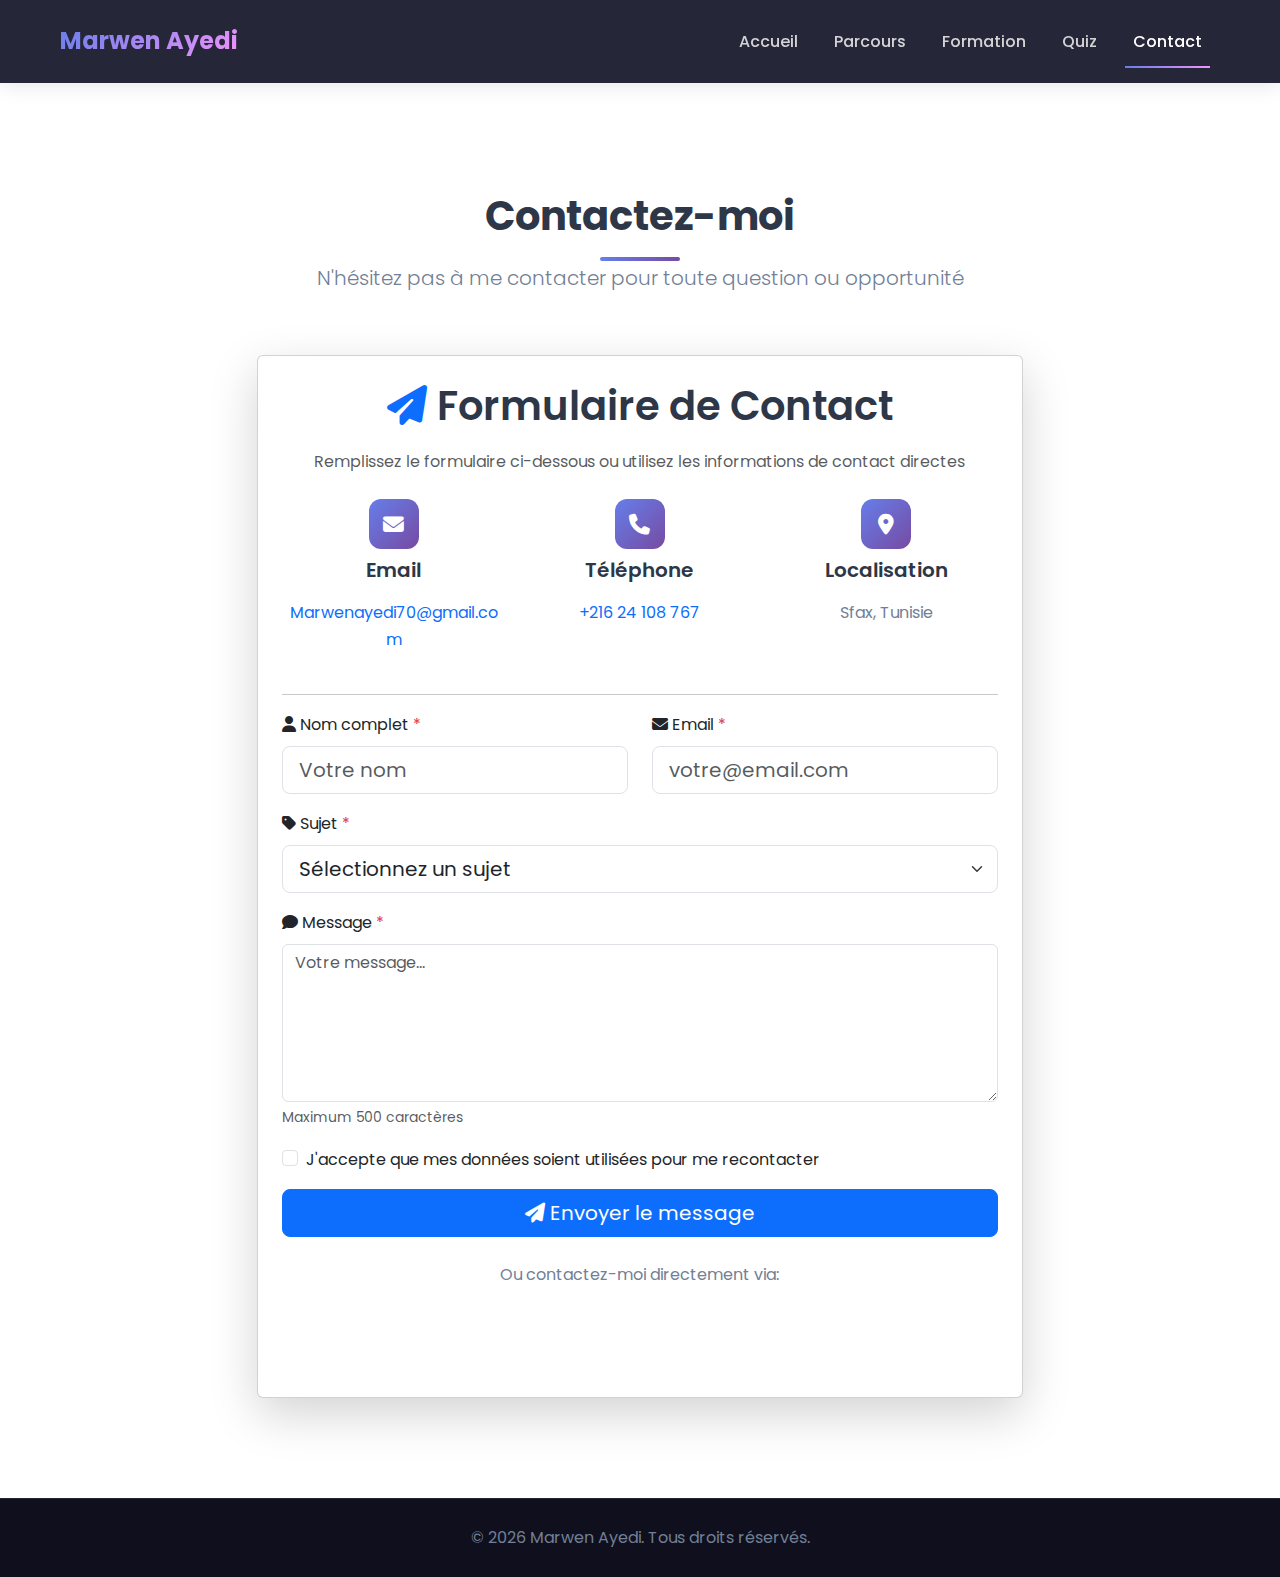
<file: contact.html>
<!DOCTYPE html>
<html lang="fr">
<head>
    <meta charset="UTF-8">
    <meta name="viewport" content="width=device-width, initial-scale=1.0">
    <title>Contact - Marwen Ayedi</title>
    
    <link href="https://cdn.jsdelivr.net/npm/bootstrap@5.3.0/dist/css/bootstrap.min.css" rel="stylesheet">
    <link rel="stylesheet" href="https://cdnjs.cloudflare.com/ajax/libs/font-awesome/6.4.0/css/all.min.css">
    <link href="https://fonts.googleapis.com/css2?family=Poppins:wght@300;400;500;600;700&display=swap" rel="stylesheet">
    
    <link rel="stylesheet" href="css/main.css">
    <link rel="stylesheet" href="css/components.css">
    <link rel="stylesheet" href="css/utilities.css">
</head>
<body>
    <nav class="navbar navbar-expand-lg navbar-dark fixed-top">
        <div class="container">
            <a class="navbar-brand" href="index.html">
                <span class="brand-text">Marwen Ayedi</span>
            </a>
            <button class="navbar-toggler" type="button" data-bs-toggle="collapse" data-bs-target="#navbarNav">
                <span class="navbar-toggler-icon"></span>
            </button>
            <div class="collapse navbar-collapse" id="navbarNav">
                <ul class="navbar-nav ms-auto">
                    <li class="nav-item"><a class="nav-link" href="index.html">Accueil</a></li>
                    <li class="nav-item"><a class="nav-link" href="parcours.html">Parcours</a></li>
                    <li class="nav-item"><a class="nav-link" href="matieres.html">Formation</a></li>
                    <li class="nav-item"><a class="nav-link" href="quiz.html">Quiz</a></li>
                    <li class="nav-item"><a class="nav-link active" href="contact.html">Contact</a></li>
                </ul>
            </div>
        </div>
    </nav>

    <main class="section-padding" style="padding-top: 120px;">
        <div class="container">
            <header class="section-header">
                <h1 class="section-title">Contactez-moi</h1>
                <div class="title-underline"></div>
                <p class="lead">N'hésitez pas à me contacter pour toute question ou opportunité</p>
            </header>

            <div class="row justify-content-center">
                <div class="col-lg-8">
                    <article class="card shadow-lg">
                        <div class="card-body p-4">
                            <div class="text-center mb-4">
                                <h2><i class="fas fa-paper-plane text-primary"></i> Formulaire de Contact</h2>
                                <p class="text-muted">Remplissez le formulaire ci-dessous ou utilisez les informations de contact directes</p>
                            </div>
                            
                            <div class="row mb-4">
                                <div class="col-md-4 text-center mb-3">
                                    <div class="contact-icon mx-auto mb-2">
                                        <i class="fas fa-envelope"></i>
                                    </div>
                                    <h5>Email</h5>
                                    <a href="mailto:Marwenayedi70@gmail.com" class="text-decoration-none">Marwenayedi70@gmail.com</a>
                                </div>
                                <div class="col-md-4 text-center mb-3">
                                    <div class="contact-icon mx-auto mb-2">
                                        <i class="fas fa-phone"></i>
                                    </div>
                                    <h5>Téléphone</h5>
                                    <a href="tel:+21624108767" class="text-decoration-none">+216 24 108 767</a>
                                </div>
                                <div class="col-md-4 text-center mb-3">
                                    <div class="contact-icon mx-auto mb-2">
                                        <i class="fas fa-map-marker-alt"></i>
                                    </div>
                                    <h5>Localisation</h5>
                                    <p class="mb-0">Sfax, Tunisie</p>
                                </div>
                            </div>
                            
                            <hr>
                            
                            <form id="contactForm">
                                <div class="row">
                                    <div class="col-md-6 mb-3">
                                        <label for="name" class="form-label">
                                            <i class="fas fa-user"></i> Nom complet <span class="text-danger">*</span>
                                        </label>
                                        <input type="text" class="form-control form-control-lg" id="name" name="name" placeholder="Votre nom" required>
                                    </div>
                                    
                                    <div class="col-md-6 mb-3">
                                        <label for="email" class="form-label">
                                            <i class="fas fa-envelope"></i> Email <span class="text-danger">*</span>
                                        </label>
                                        <input type="email" class="form-control form-control-lg" id="email" name="email" placeholder="votre@email.com" required>
                                    </div>
                                </div>
                                
                                <div class="mb-3">
                                    <label for="subject" class="form-label">
                                        <i class="fas fa-tag"></i> Sujet <span class="text-danger">*</span>
                                    </label>
                                    <select class="form-select form-select-lg" id="subject" name="subject" required>
                                        <option value="">Sélectionnez un sujet</option>
                                        <option value="question">Question générale</option>
                                        <option value="projet">Proposition de projet</option>
                                        <option value="emploi">Opportunité d'emploi</option>
                                        <option value="autre">Autre</option>
                                    </select>
                                </div>
                                
                                <div class="mb-3">
                                    <label for="message" class="form-label">
                                        <i class="fas fa-comment"></i> Message <span class="text-danger">*</span>
                                    </label>
                                    <textarea class="form-control" id="message" name="message" rows="6" placeholder="Votre message..." required></textarea>
                                    <div class="form-text">Maximum 500 caractères</div>
                                </div>
                                
                                <div class="mb-3 form-check">
                                    <input type="checkbox" class="form-check-input" id="consent" required>
                                    <label class="form-check-label" for="consent">
                                        J'accepte que mes données soient utilisées pour me recontacter
                                    </label>
                                </div>
                                
                                <div class="d-grid">
                                    <button type="submit" class="btn btn-primary btn-lg">
                                        <i class="fas fa-paper-plane"></i> Envoyer le message
                                    </button>
                                </div>
                            </form>
                            
                            <div id="formMessage" class="alert mt-3" style="display: none;"></div>
                            
                            <div class="text-center mt-4">
                                <p class="mb-2">Ou contactez-moi directement via:</p>
                                <div class="contact-social">
                                    <a href="#" class="btn-social btn-linkedin">
                                        <i class="fab fa-linkedin"></i>
                                        <span>LinkedIn</span>
                                    </a>
                                    <a href="#" class="btn-social btn-github">
                                        <i class="fab fa-github"></i>
                                        <span>GitHub</span>
                                    </a>
                                </div>
                            </div>
                        </div>
                    </article>
                </div>
            </div>
        </div>
    </main>

    <footer class="footer">
        <div class="container">
            <p class="mb-0">&copy; 2026 Marwen Ayedi. Tous droits réservés.</p>
        </div>
    </footer>

    <script src="https://cdn.jsdelivr.net/npm/bootstrap@5.3.0/dist/js/bootstrap.bundle.min.js"></script>
    <script src="js/contact.js"></script>
</body>
</html>
</file>
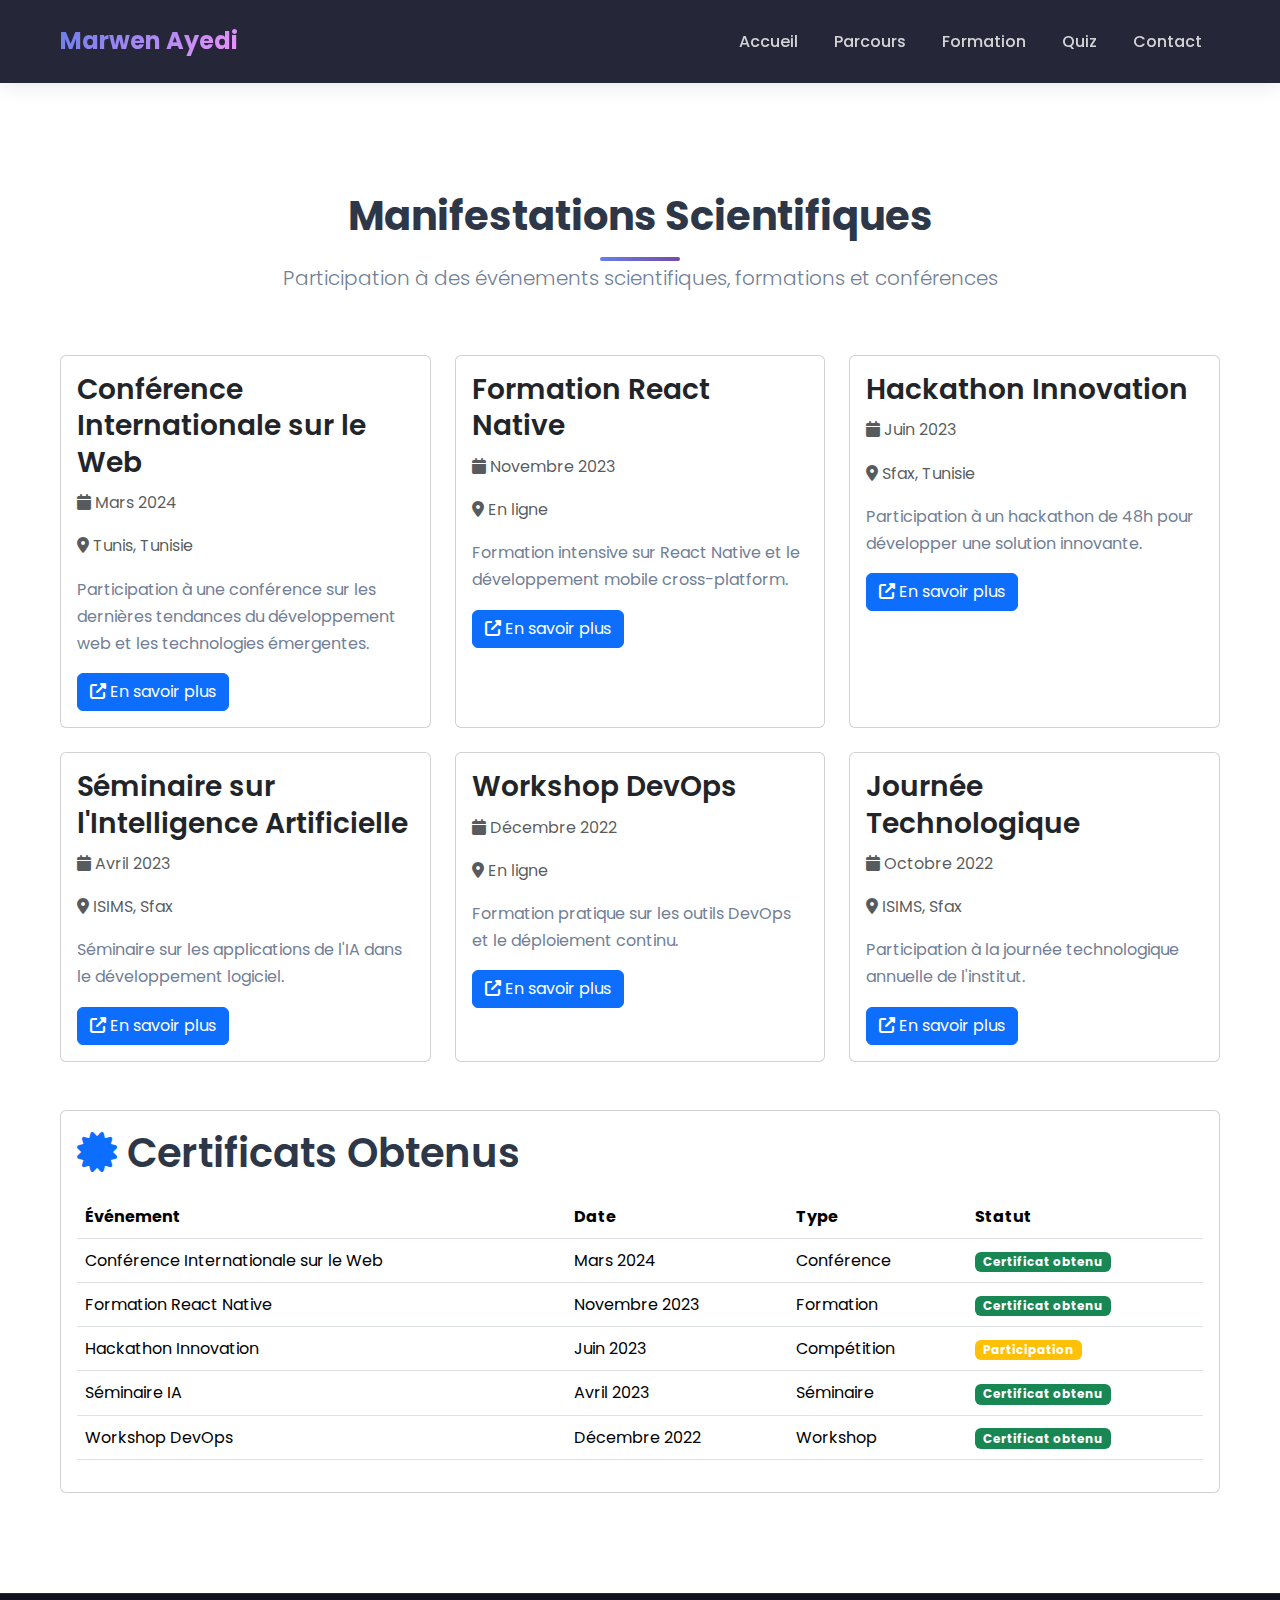
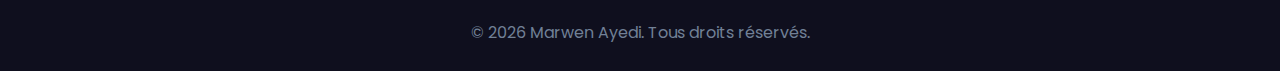
<file: manifestations.html>
<!DOCTYPE html>
<html lang="fr">
<head>
    <meta charset="UTF-8">
    <meta name="viewport" content="width=device-width, initial-scale=1.0">
    <title>Manifestations Scientifiques - Marwen Ayedi</title>
    
    <link href="https://cdn.jsdelivr.net/npm/bootstrap@5.3.0/dist/css/bootstrap.min.css" rel="stylesheet">
    <link rel="stylesheet" href="https://cdnjs.cloudflare.com/ajax/libs/font-awesome/6.4.0/css/all.min.css">
    <link href="https://fonts.googleapis.com/css2?family=Poppins:wght@300;400;500;600;700&display=swap" rel="stylesheet">
    
    <link rel="stylesheet" href="css/main.css">
    <link rel="stylesheet" href="css/components.css">
    <link rel="stylesheet" href="css/utilities.css">
</head>
<body>
    <nav class="navbar navbar-expand-lg navbar-dark fixed-top">
        <div class="container">
            <a class="navbar-brand" href="index.html">
                <span class="brand-text">Marwen Ayedi</span>
            </a>
            <button class="navbar-toggler" type="button" data-bs-toggle="collapse" data-bs-target="#navbarNav">
                <span class="navbar-toggler-icon"></span>
            </button>
            <div class="collapse navbar-collapse" id="navbarNav">
                <ul class="navbar-nav ms-auto">
                    <li class="nav-item"><a class="nav-link" href="index.html">Accueil</a></li>
                    <li class="nav-item"><a class="nav-link" href="parcours.html">Parcours</a></li>
                    <li class="nav-item"><a class="nav-link" href="matieres.html">Formation</a></li>
                    <li class="nav-item"><a class="nav-link" href="quiz.html">Quiz</a></li>
                    <li class="nav-item"><a class="nav-link" href="contact.html">Contact</a></li>
                </ul>
            </div>
        </div>
    </nav>

    <main class="section-padding" style="padding-top: 120px;">
        <div class="container">
            <header class="section-header">
                <h1 class="section-title">Manifestations Scientifiques</h1>
                <div class="title-underline"></div>
                <p class="lead">Participation à des événements scientifiques, formations et conférences</p>
            </header>

            <section class="row g-4">
                <article class="col-md-6 col-lg-4">
                    <div class="card h-100">
                        <div class="card-body">
                            <h3 class="card-title">Conférence Internationale sur le Web</h3>
                            <p class="text-muted"><i class="fas fa-calendar"></i> Mars 2024</p>
                            <p class="text-muted"><i class="fas fa-map-marker-alt"></i> Tunis, Tunisie</p>
                            <p class="card-text">Participation à une conférence sur les dernières tendances du développement web et les technologies émergentes.</p>
                            <a href="#" class="btn btn-primary"><i class="fas fa-external-link-alt"></i> En savoir plus</a>
                        </div>
                    </div>
                </article>

                <article class="col-md-6 col-lg-4">
                    <div class="card h-100">
                        <div class="card-body">
                            <h3 class="card-title">Formation React Native</h3>
                            <p class="text-muted"><i class="fas fa-calendar"></i> Novembre 2023</p>
                            <p class="text-muted"><i class="fas fa-map-marker-alt"></i> En ligne</p>
                            <p class="card-text">Formation intensive sur React Native et le développement mobile cross-platform.</p>
                            <a href="#" class="btn btn-primary"><i class="fas fa-external-link-alt"></i> En savoir plus</a>
                        </div>
                    </div>
                </article>

                <article class="col-md-6 col-lg-4">
                    <div class="card h-100">
                        <div class="card-body">
                            <h3 class="card-title">Hackathon Innovation</h3>
                            <p class="text-muted"><i class="fas fa-calendar"></i> Juin 2023</p>
                            <p class="text-muted"><i class="fas fa-map-marker-alt"></i> Sfax, Tunisie</p>
                            <p class="card-text">Participation à un hackathon de 48h pour développer une solution innovante.</p>
                            <a href="#" class="btn btn-primary"><i class="fas fa-external-link-alt"></i> En savoir plus</a>
                        </div>
                    </div>
                </article>

                <article class="col-md-6 col-lg-4">
                    <div class="card h-100">
                        <div class="card-body">
                            <h3 class="card-title">Séminaire sur l'Intelligence Artificielle</h3>
                            <p class="text-muted"><i class="fas fa-calendar"></i> Avril 2023</p>
                            <p class="text-muted"><i class="fas fa-map-marker-alt"></i> ISIMS, Sfax</p>
                            <p class="card-text">Séminaire sur les applications de l'IA dans le développement logiciel.</p>
                            <a href="#" class="btn btn-primary"><i class="fas fa-external-link-alt"></i> En savoir plus</a>
                        </div>
                    </div>
                </article>

                <article class="col-md-6 col-lg-4">
                    <div class="card h-100">
                        <div class="card-body">
                            <h3 class="card-title">Workshop DevOps</h3>
                            <p class="text-muted"><i class="fas fa-calendar"></i> Décembre 2022</p>
                            <p class="text-muted"><i class="fas fa-map-marker-alt"></i> En ligne</p>
                            <p class="card-text">Formation pratique sur les outils DevOps et le déploiement continu.</p>
                            <a href="#" class="btn btn-primary"><i class="fas fa-external-link-alt"></i> En savoir plus</a>
                        </div>
                    </div>
                </article>

                <article class="col-md-6 col-lg-4">
                    <div class="card h-100">
                        <div class="card-body">
                            <h3 class="card-title">Journée Technologique</h3>
                            <p class="text-muted"><i class="fas fa-calendar"></i> Octobre 2022</p>
                            <p class="text-muted"><i class="fas fa-map-marker-alt"></i> ISIMS, Sfax</p>
                            <p class="card-text">Participation à la journée technologique annuelle de l'institut.</p>
                            <a href="#" class="btn btn-primary"><i class="fas fa-external-link-alt"></i> En savoir plus</a>
                        </div>
                    </div>
                </article>
            </section>

            <section class="mt-5">
                <article class="card">
                    <div class="card-body">
                        <h2><i class="fas fa-certificate text-primary"></i> Certificats Obtenus</h2>
                        <div class="table-responsive">
                            <table class="table table-hover">
                                <thead>
                                    <tr>
                                        <th>Événement</th>
                                        <th>Date</th>
                                        <th>Type</th>
                                        <th>Statut</th>
                                    </tr>
                                </thead>
                                <tbody>
                                    <tr>
                                        <td>Conférence Internationale sur le Web</td>
                                        <td>Mars 2024</td>
                                        <td>Conférence</td>
                                        <td><span class="badge bg-success">Certificat obtenu</span></td>
                                    </tr>
                                    <tr>
                                        <td>Formation React Native</td>
                                        <td>Novembre 2023</td>
                                        <td>Formation</td>
                                        <td><span class="badge bg-success">Certificat obtenu</span></td>
                                    </tr>
                                    <tr>
                                        <td>Hackathon Innovation</td>
                                        <td>Juin 2023</td>
                                        <td>Compétition</td>
                                        <td><span class="badge bg-warning">Participation</span></td>
                                    </tr>
                                    <tr>
                                        <td>Séminaire IA</td>
                                        <td>Avril 2023</td>
                                        <td>Séminaire</td>
                                        <td><span class="badge bg-success">Certificat obtenu</span></td>
                                    </tr>
                                    <tr>
                                        <td>Workshop DevOps</td>
                                        <td>Décembre 2022</td>
                                        <td>Workshop</td>
                                        <td><span class="badge bg-success">Certificat obtenu</span></td>
                                    </tr>
                                </tbody>
                            </table>
                        </div>
                    </div>
                </article>
            </section>
        </div>
    </main>

    <footer class="footer">
        <div class="container">
            <p class="mb-0">&copy; 2026 Marwen Ayedi. Tous droits réservés.</p>
        </div>
    </footer>

    <script src="https://cdn.jsdelivr.net/npm/bootstrap@5.3.0/dist/js/bootstrap.bundle.min.js"></script>
    <script src="js/main.js"></script>
</body>
</html>
</file>
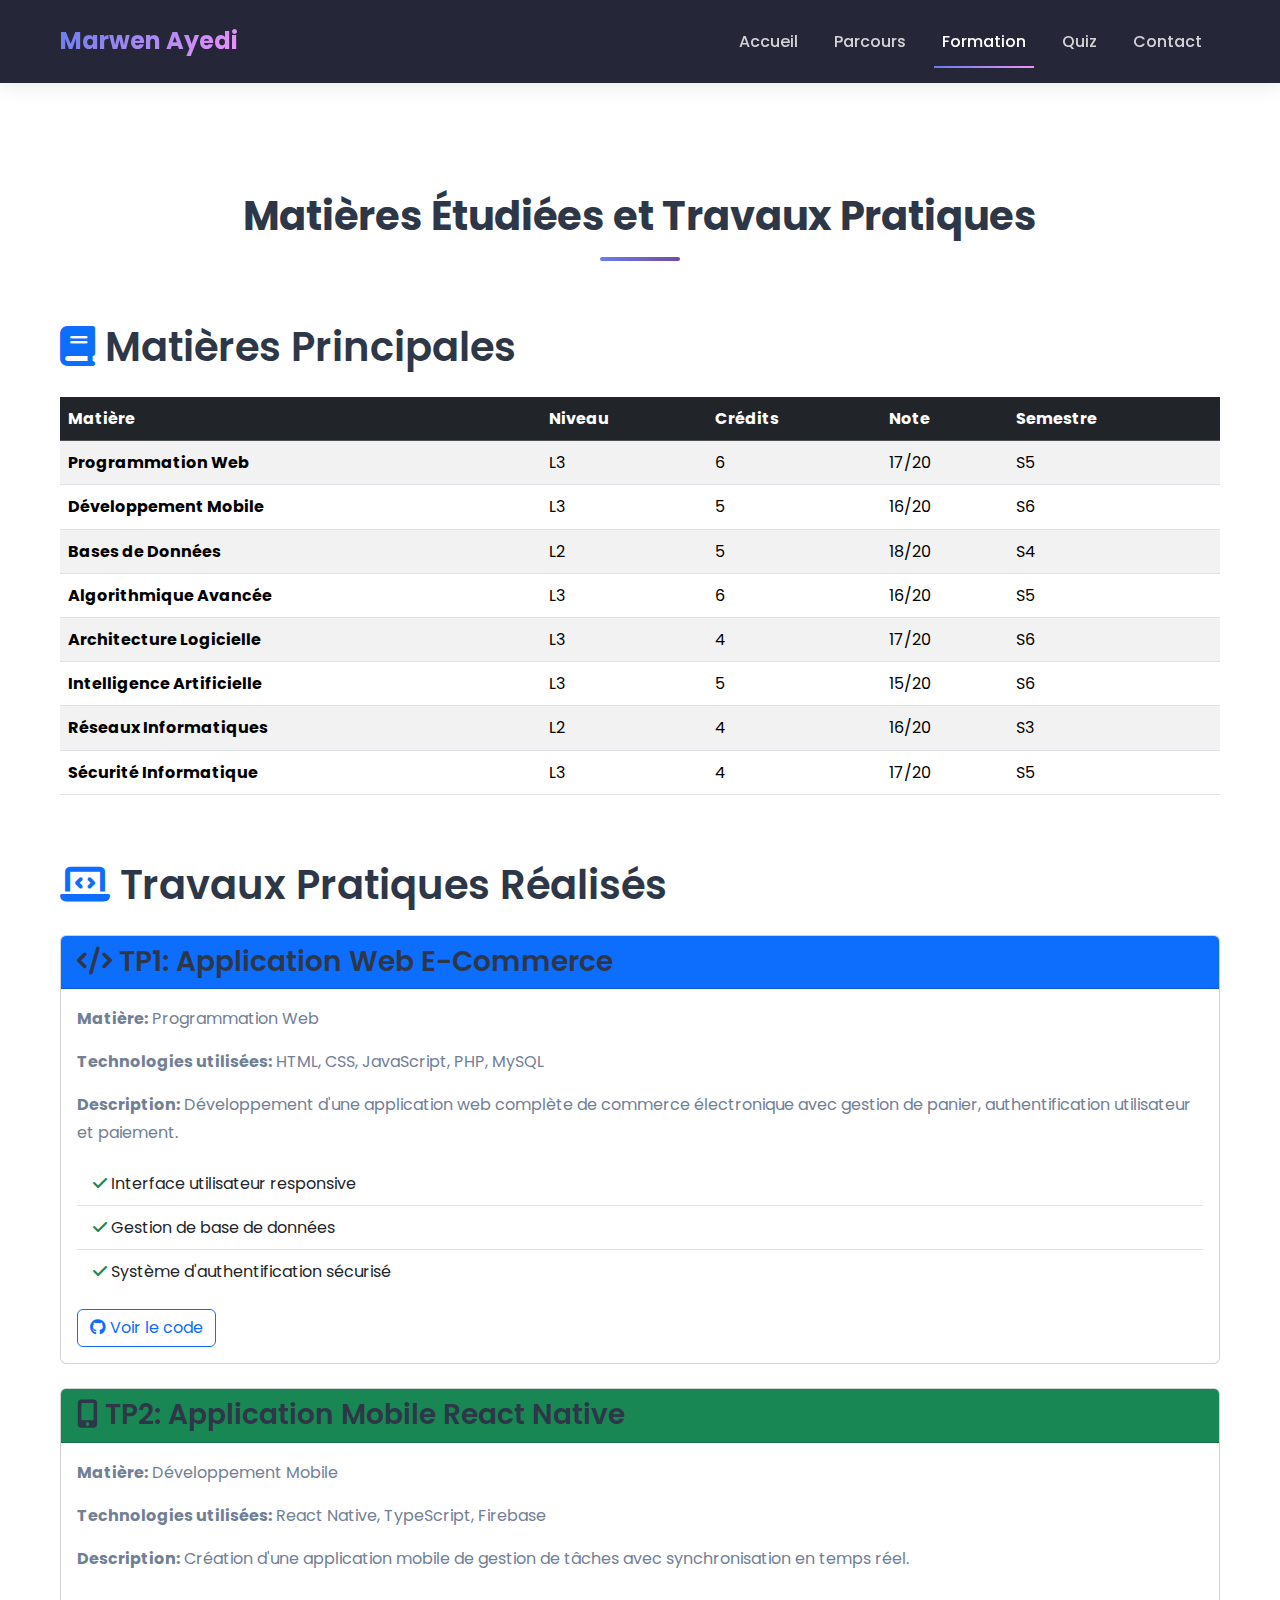
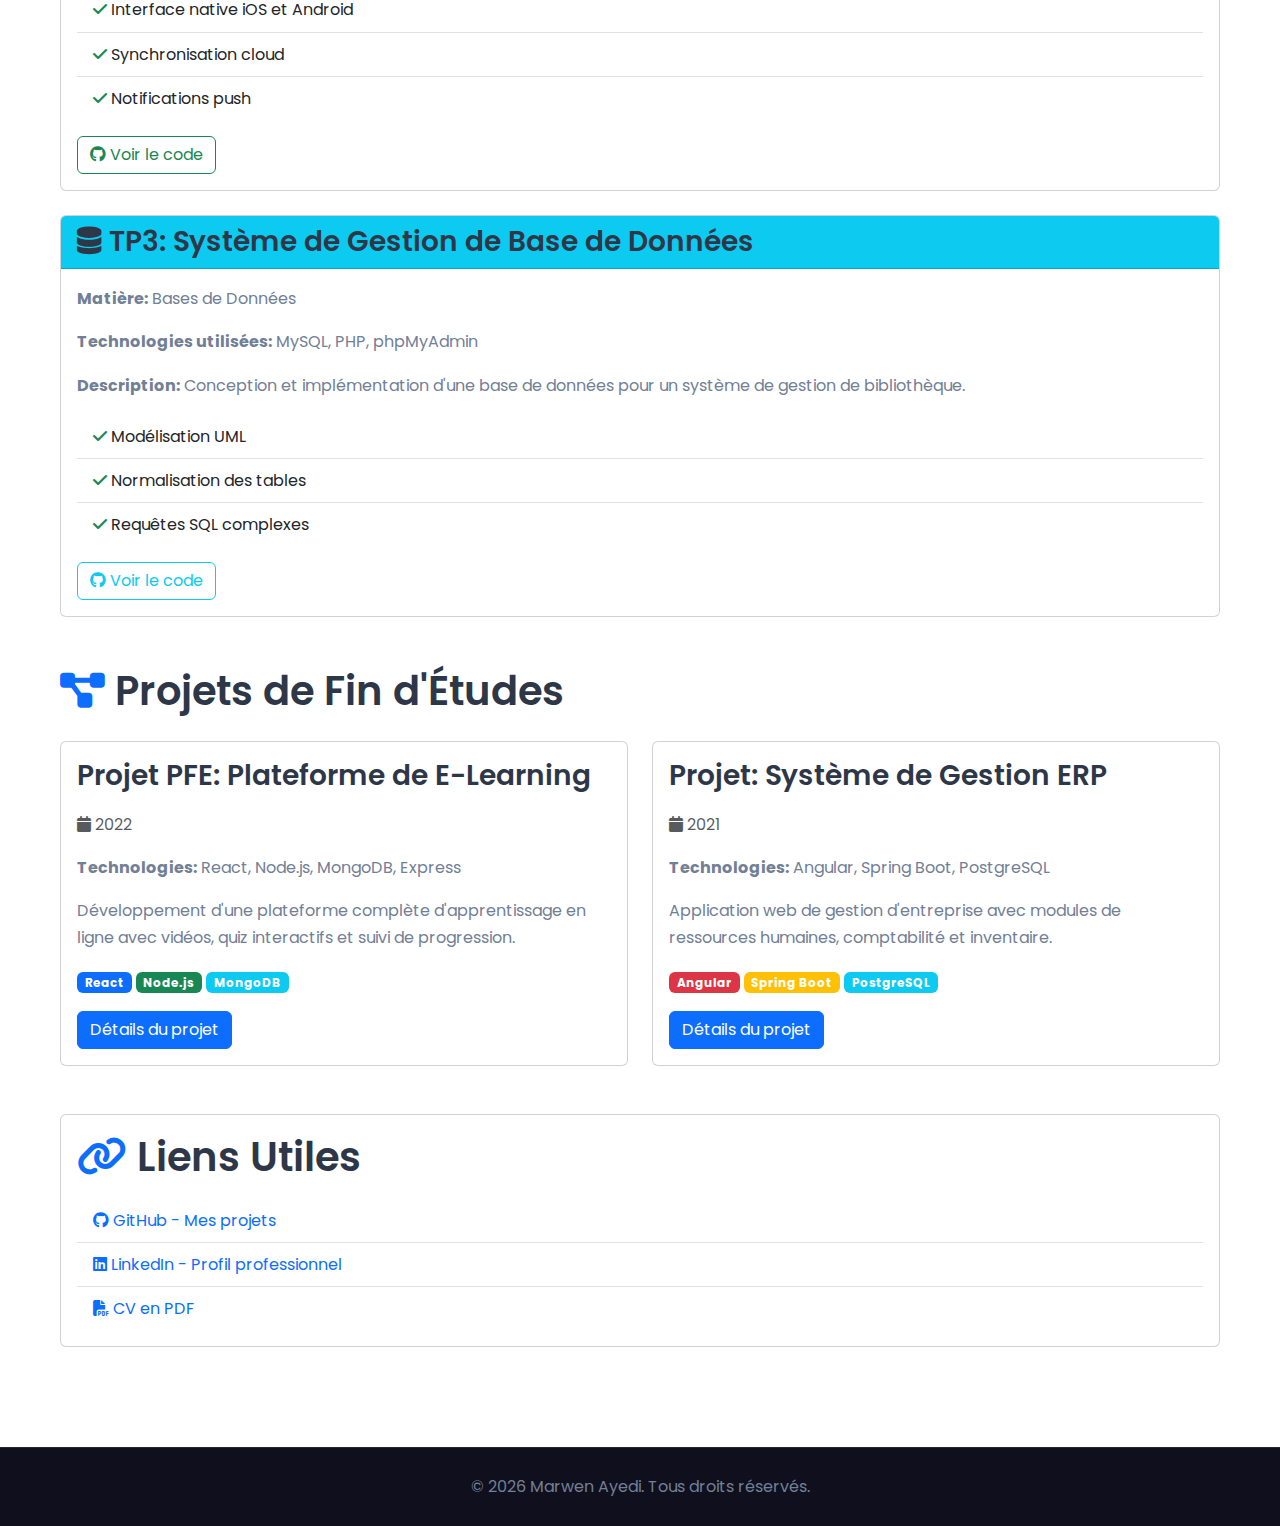
<file: matieres.html>
<!DOCTYPE html>
<html lang="fr">
<head>
    <meta charset="UTF-8">
    <meta name="viewport" content="width=device-width, initial-scale=1.0">
    <title>Matières et TP - Marwen Ayedi</title>
    
    <link href="https://cdn.jsdelivr.net/npm/bootstrap@5.3.0/dist/css/bootstrap.min.css" rel="stylesheet">
    <link rel="stylesheet" href="https://cdnjs.cloudflare.com/ajax/libs/font-awesome/6.4.0/css/all.min.css">
    <link href="https://fonts.googleapis.com/css2?family=Poppins:wght@300;400;500;600;700&display=swap" rel="stylesheet">
    
    <link rel="stylesheet" href="css/main.css">
    <link rel="stylesheet" href="css/components.css">
    <link rel="stylesheet" href="css/utilities.css">
</head>
<body>
    <nav class="navbar navbar-expand-lg navbar-dark fixed-top">
        <div class="container">
            <a class="navbar-brand" href="index.html">
                <span class="brand-text">Marwen Ayedi</span>
            </a>
            <button class="navbar-toggler" type="button" data-bs-toggle="collapse" data-bs-target="#navbarNav">
                <span class="navbar-toggler-icon"></span>
            </button>
            <div class="collapse navbar-collapse" id="navbarNav">
                <ul class="navbar-nav ms-auto">
                    <li class="nav-item"><a class="nav-link" href="index.html">Accueil</a></li>
                    <li class="nav-item"><a class="nav-link" href="parcours.html">Parcours</a></li>
                    <li class="nav-item"><a class="nav-link active" href="matieres.html">Formation</a></li>
                    <li class="nav-item"><a class="nav-link" href="quiz.html">Quiz</a></li>
                    <li class="nav-item"><a class="nav-link" href="contact.html">Contact</a></li>
                </ul>
            </div>
        </div>
    </nav>

    <main class="section-padding" style="padding-top: 120px;">
        <div class="container">
            <header class="section-header">
                <h1 class="section-title">Matières Étudiées et Travaux Pratiques</h1>
                <div class="title-underline"></div>
            </header>

            <section class="mb-5">
                <h2 class="mb-4"><i class="fas fa-book text-primary"></i> Matières Principales</h2>
                <div class="table-responsive">
                    <table class="table table-striped table-hover">
                        <thead class="table-dark">
                            <tr>
                                <th>Matière</th>
                                <th>Niveau</th>
                                <th>Crédits</th>
                                <th>Note</th>
                                <th>Semestre</th>
                            </tr>
                        </thead>
                        <tbody>
                            <tr>
                                <td><strong>Programmation Web</strong></td>
                                <td>L3</td>
                                <td>6</td>
                                <td>17/20</td>
                                <td>S5</td>
                            </tr>
                            <tr>
                                <td><strong>Développement Mobile</strong></td>
                                <td>L3</td>
                                <td>5</td>
                                <td>16/20</td>
                                <td>S6</td>
                            </tr>
                            <tr>
                                <td><strong>Bases de Données</strong></td>
                                <td>L2</td>
                                <td>5</td>
                                <td>18/20</td>
                                <td>S4</td>
                            </tr>
                            <tr>
                                <td><strong>Algorithmique Avancée</strong></td>
                                <td>L3</td>
                                <td>6</td>
                                <td>16/20</td>
                                <td>S5</td>
                            </tr>
                            <tr>
                                <td><strong>Architecture Logicielle</strong></td>
                                <td>L3</td>
                                <td>4</td>
                                <td>17/20</td>
                                <td>S6</td>
                            </tr>
                            <tr>
                                <td><strong>Intelligence Artificielle</strong></td>
                                <td>L3</td>
                                <td>5</td>
                                <td>15/20</td>
                                <td>S6</td>
                            </tr>
                            <tr>
                                <td><strong>Réseaux Informatiques</strong></td>
                                <td>L2</td>
                                <td>4</td>
                                <td>16/20</td>
                                <td>S3</td>
                            </tr>
                            <tr>
                                <td><strong>Sécurité Informatique</strong></td>
                                <td>L3</td>
                                <td>4</td>
                                <td>17/20</td>
                                <td>S5</td>
                            </tr>
                        </tbody>
                    </table>
                </div>
            </section>

            <section class="mb-5">
                <h2 class="mb-4"><i class="fas fa-laptop-code text-primary"></i> Travaux Pratiques Réalisés</h2>
                
                <article class="card mb-4">
                    <div class="card-header bg-primary text-white">
                        <h3 class="mb-0"><i class="fas fa-code"></i> TP1: Application Web E-Commerce</h3>
                    </div>
                    <div class="card-body">
                        <p><strong>Matière:</strong> Programmation Web</p>
                        <p><strong>Technologies utilisées:</strong> HTML, CSS, JavaScript, PHP, MySQL</p>
                        <p><strong>Description:</strong> Développement d'une application web complète de commerce électronique avec gestion de panier, authentification utilisateur et paiement.</p>
                        <ul class="list-group list-group-flush mt-3">
                            <li class="list-group-item"><i class="fas fa-check text-success"></i> Interface utilisateur responsive</li>
                            <li class="list-group-item"><i class="fas fa-check text-success"></i> Gestion de base de données</li>
                            <li class="list-group-item"><i class="fas fa-check text-success"></i> Système d'authentification sécurisé</li>
                        </ul>
                        <a href="#" class="btn btn-outline-primary mt-3"><i class="fab fa-github"></i> Voir le code</a>
                    </div>
                </article>

                <article class="card mb-4">
                    <div class="card-header bg-success text-white">
                        <h3 class="mb-0"><i class="fas fa-mobile-alt"></i> TP2: Application Mobile React Native</h3>
                    </div>
                    <div class="card-body">
                        <p><strong>Matière:</strong> Développement Mobile</p>
                        <p><strong>Technologies utilisées:</strong> React Native, TypeScript, Firebase</p>
                        <p><strong>Description:</strong> Création d'une application mobile de gestion de tâches avec synchronisation en temps réel.</p>
                        <ul class="list-group list-group-flush mt-3">
                            <li class="list-group-item"><i class="fas fa-check text-success"></i> Interface native iOS et Android</li>
                            <li class="list-group-item"><i class="fas fa-check text-success"></i> Synchronisation cloud</li>
                            <li class="list-group-item"><i class="fas fa-check text-success"></i> Notifications push</li>
                        </ul>
                        <a href="#" class="btn btn-outline-success mt-3"><i class="fab fa-github"></i> Voir le code</a>
                    </div>
                </article>

                <article class="card mb-4">
                    <div class="card-header bg-info text-white">
                        <h3 class="mb-0"><i class="fas fa-database"></i> TP3: Système de Gestion de Base de Données</h3>
                    </div>
                    <div class="card-body">
                        <p><strong>Matière:</strong> Bases de Données</p>
                        <p><strong>Technologies utilisées:</strong> MySQL, PHP, phpMyAdmin</p>
                        <p><strong>Description:</strong> Conception et implémentation d'une base de données pour un système de gestion de bibliothèque.</p>
                        <ul class="list-group list-group-flush mt-3">
                            <li class="list-group-item"><i class="fas fa-check text-success"></i> Modélisation UML</li>
                            <li class="list-group-item"><i class="fas fa-check text-success"></i> Normalisation des tables</li>
                            <li class="list-group-item"><i class="fas fa-check text-success"></i> Requêtes SQL complexes</li>
                        </ul>
                        <a href="#" class="btn btn-outline-info mt-3"><i class="fab fa-github"></i> Voir le code</a>
                    </div>
                </article>
            </section>

            <section class="mb-5">
                <h2 class="mb-4"><i class="fas fa-project-diagram text-primary"></i> Projets de Fin d'Études</h2>
                
                <div class="row g-4">
                    <div class="col-md-6">
                        <article class="card h-100">
                            <div class="card-body">
                                <h3>Projet PFE: Plateforme de E-Learning</h3>
                                <p class="text-muted"><i class="fas fa-calendar"></i> 2022</p>
                                <p><strong>Technologies:</strong> React, Node.js, MongoDB, Express</p>
                                <p>Développement d'une plateforme complète d'apprentissage en ligne avec vidéos, quiz interactifs et suivi de progression.</p>
                                <div class="mt-3">
                                    <span class="badge bg-primary">React</span>
                                    <span class="badge bg-success">Node.js</span>
                                    <span class="badge bg-info">MongoDB</span>
                                </div>
                                <a href="#" class="btn btn-primary mt-3">Détails du projet</a>
                            </div>
                        </article>
                    </div>
                    
                    <div class="col-md-6">
                        <article class="card h-100">
                            <div class="card-body">
                                <h3>Projet: Système de Gestion ERP</h3>
                                <p class="text-muted"><i class="fas fa-calendar"></i> 2021</p>
                                <p><strong>Technologies:</strong> Angular, Spring Boot, PostgreSQL</p>
                                <p>Application web de gestion d'entreprise avec modules de ressources humaines, comptabilité et inventaire.</p>
                                <div class="mt-3">
                                    <span class="badge bg-danger">Angular</span>
                                    <span class="badge bg-warning">Spring Boot</span>
                                    <span class="badge bg-info">PostgreSQL</span>
                                </div>
                                <a href="#" class="btn btn-primary mt-3">Détails du projet</a>
                            </div>
                        </article>
                    </div>
                </div>
            </section>

            <section>
                <article class="card">
                    <div class="card-body">
                        <h2><i class="fas fa-link text-primary"></i> Liens Utiles</h2>
                        <ul class="list-group list-group-flush">
                            <li class="list-group-item">
                                <a href="https://github.com/marwenayedi" target="_blank" class="text-decoration-none">
                                    <i class="fab fa-github"></i> GitHub - Mes projets
                                </a>
                            </li>
                            <li class="list-group-item">
                                <a href="https://www.linkedin.com/in/marwenayedi" target="_blank" class="text-decoration-none">
                                    <i class="fab fa-linkedin"></i> LinkedIn - Profil professionnel
                                </a>
                            </li>
                            <li class="list-group-item">
                                <a href="#" class="text-decoration-none">
                                    <i class="fas fa-file-pdf"></i> CV en PDF
                                </a>
                            </li>
                        </ul>
                    </div>
                </article>
            </section>
        </div>
    </main>

    <footer class="footer">
        <div class="container">
            <p class="mb-0">&copy; 2026 Marwen Ayedi. Tous droits réservés.</p>
        </div>
    </footer>

    <script src="https://cdn.jsdelivr.net/npm/bootstrap@5.3.0/dist/js/bootstrap.bundle.min.js"></script>
    <script src="js/main.js"></script>
</body>
</html>
</file>
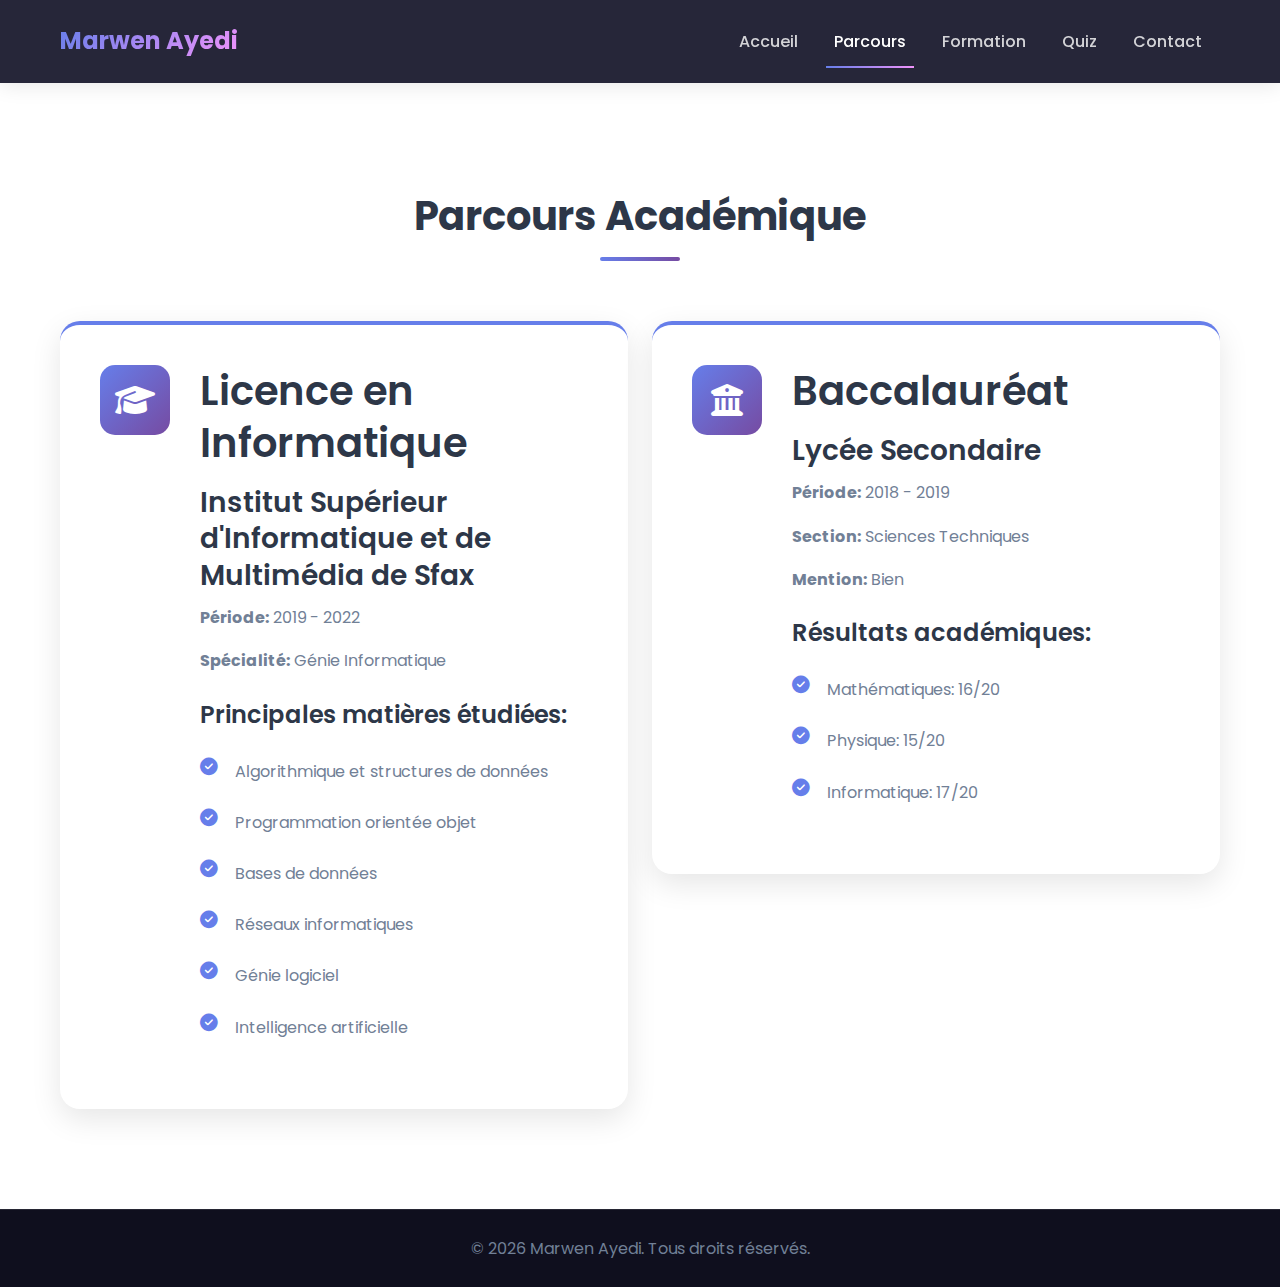
<file: parcours.html>
<!DOCTYPE html>
<html lang="fr">
<head>
    <meta charset="UTF-8">
    <meta name="viewport" content="width=device-width, initial-scale=1.0">
    <title>Parcours Académique - Marwen Ayedi</title>
    
    <link href="https://cdn.jsdelivr.net/npm/bootstrap@5.3.0/dist/css/bootstrap.min.css" rel="stylesheet">
    <link rel="stylesheet" href="https://cdnjs.cloudflare.com/ajax/libs/font-awesome/6.4.0/css/all.min.css">
    <link href="https://fonts.googleapis.com/css2?family=Poppins:wght@300;400;500;600;700&display=swap" rel="stylesheet">
    
    <link rel="stylesheet" href="css/main.css">
    <link rel="stylesheet" href="css/components.css">
    <link rel="stylesheet" href="css/utilities.css">
</head>
<body>
    <nav class="navbar navbar-expand-lg navbar-dark fixed-top">
        <div class="container">
            <a class="navbar-brand" href="index.html">
                <span class="brand-text">Marwen Ayedi</span>
            </a>
            <button class="navbar-toggler" type="button" data-bs-toggle="collapse" data-bs-target="#navbarNav">
                <span class="navbar-toggler-icon"></span>
            </button>
            <div class="collapse navbar-collapse" id="navbarNav">
                <ul class="navbar-nav ms-auto">
                    <li class="nav-item"><a class="nav-link" href="index.html">Accueil</a></li>
                    <li class="nav-item"><a class="nav-link active" href="parcours.html">Parcours</a></li>
                    <li class="nav-item"><a class="nav-link" href="matieres.html">Formation</a></li>
                    <li class="nav-item"><a class="nav-link" href="quiz.html">Quiz</a></li>
                    <li class="nav-item"><a class="nav-link" href="contact.html">Contact</a></li>
                </ul>
            </div>
        </div>
    </nav>

    <main class="section-padding" style="padding-top: 120px;">
        <div class="container">
            <header class="section-header">
                <h1 class="section-title">Parcours Académique</h1>
                <div class="title-underline"></div>
            </header>

            <section class="row g-4">
                <article class="col-lg-6">
                    <div class="education-card">
                        <div class="education-icon">
                            <i class="fas fa-graduation-cap"></i>
                        </div>
                        <div class="education-content">
                            <h2>Licence en Informatique</h2>
                            <h3 class="institution-name">Institut Supérieur d'Informatique et de Multimédia de Sfax</h3>
                            <p><strong>Période:</strong> 2019 - 2022</p>
                            <p><strong>Spécialité:</strong> Génie Informatique</p>
                            

                            <h4 class="mt-4">Principales matières étudiées:</h4>
                            <ul class="education-list">
                                <li><i class="fas fa-check-circle"></i> Algorithmique et structures de données</li>
                                <li><i class="fas fa-check-circle"></i> Programmation orientée objet</li>
                                <li><i class="fas fa-check-circle"></i> Bases de données</li>
                                <li><i class="fas fa-check-circle"></i> Réseaux informatiques</li>
                                <li><i class="fas fa-check-circle"></i> Génie logiciel</li>
                                <li><i class="fas fa-check-circle"></i> Intelligence artificielle</li>
                            </ul>
                        </div>
                    </div>
                </article>

                <article class="col-lg-6">
                    <div class="education-card">
                        <div class="education-icon">
                            <i class="fas fa-university"></i>
                        </div>
                        <div class="education-content">
                            <h2>Baccalauréat</h2>
                            <h3 class="institution-name">Lycée Secondaire</h3>
                            <p><strong>Période:</strong> 2018 - 2019</p>
                            <p><strong>Section:</strong> Sciences Techniques</p>
                            <p><strong>Mention:</strong> Bien</p>
                            

                            <h4 class="mt-4">Résultats académiques:</h4>
                            <ul class="education-list">
                                <li><i class="fas fa-check-circle"></i> Mathématiques: 16/20</li>
                                <li><i class="fas fa-check-circle"></i> Physique: 15/20</li>
                                <li><i class="fas fa-check-circle"></i> Informatique: 17/20</li>
                            </ul>
                        </div>
                    </div>
                </article>
            </section>
        </div>
    </main>

    <footer class="footer">
        <div class="container">
            <p class="mb-0">&copy; 2026 Marwen Ayedi. Tous droits réservés.</p>
        </div>
    </footer>

    <script src="https://cdn.jsdelivr.net/npm/bootstrap@5.3.0/dist/js/bootstrap.bundle.min.js"></script>
    <script src="js/main.js"></script>
</body>
</html>
</file>
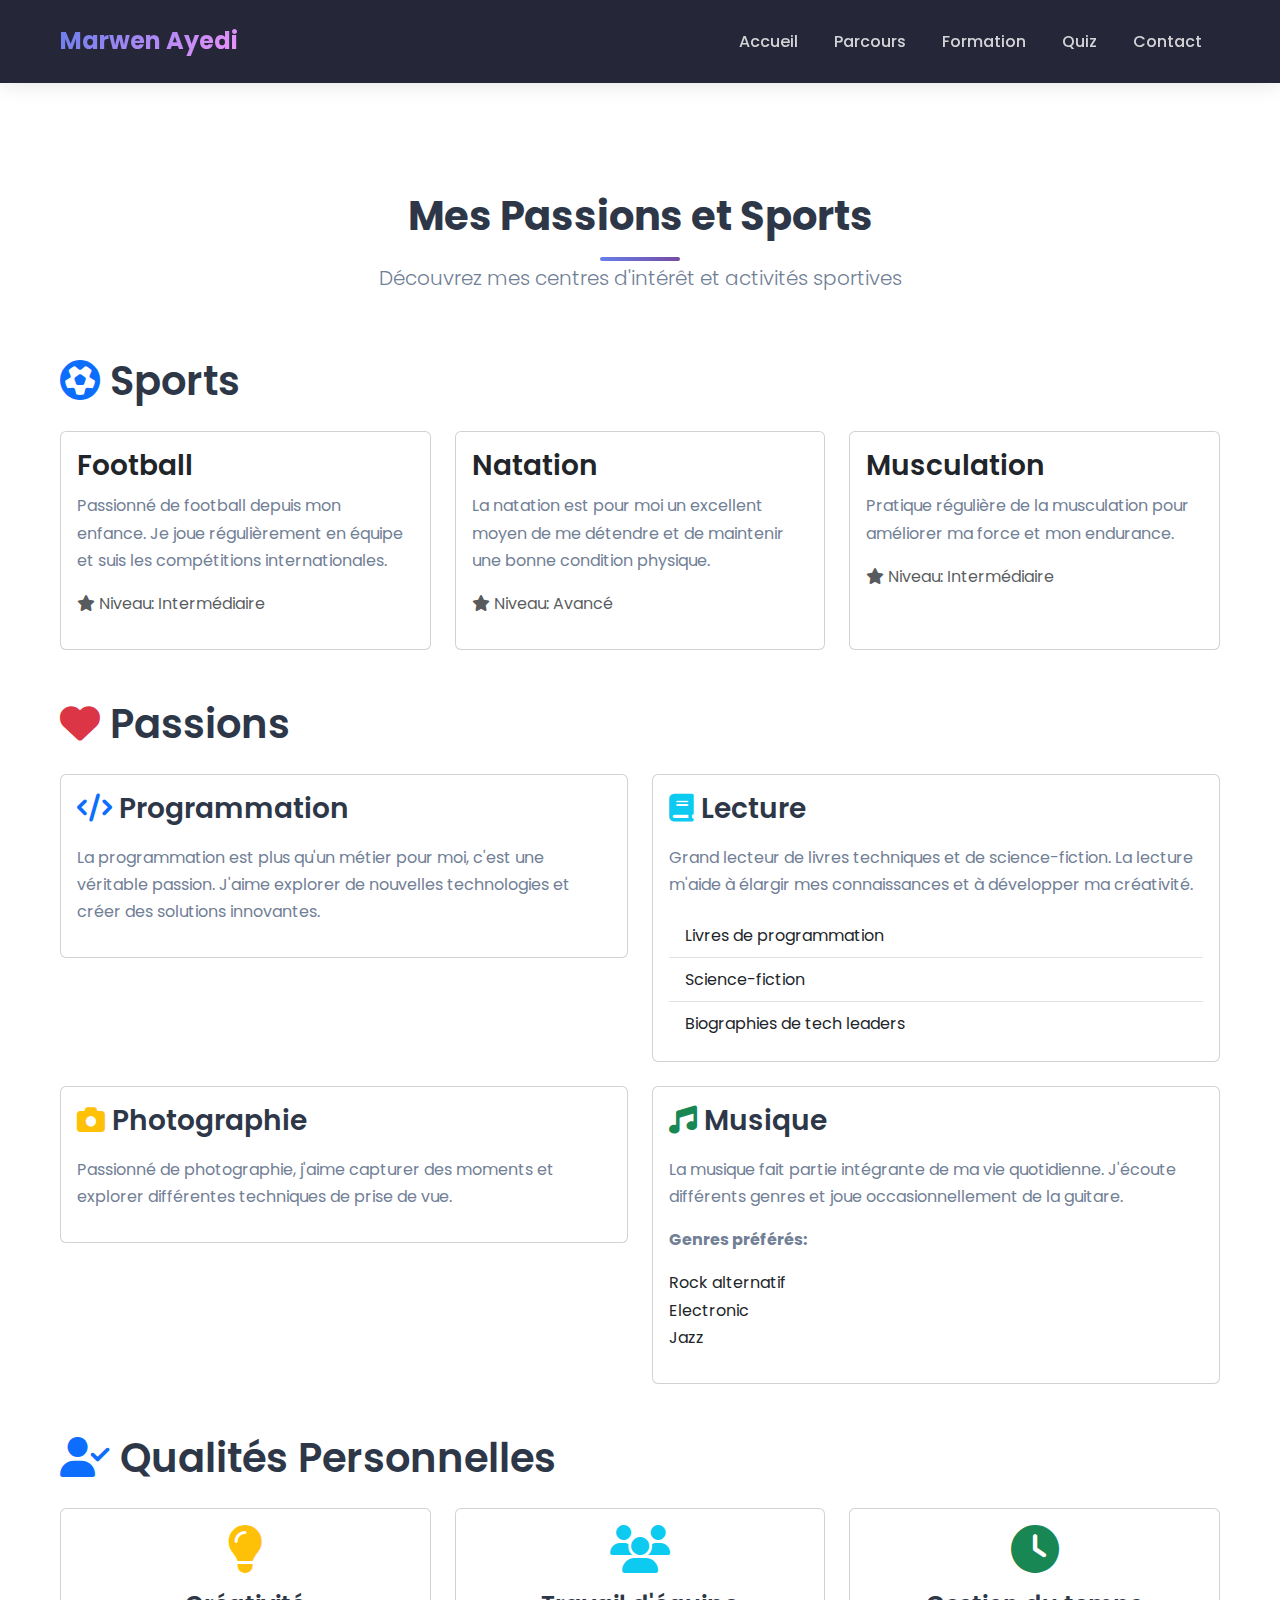
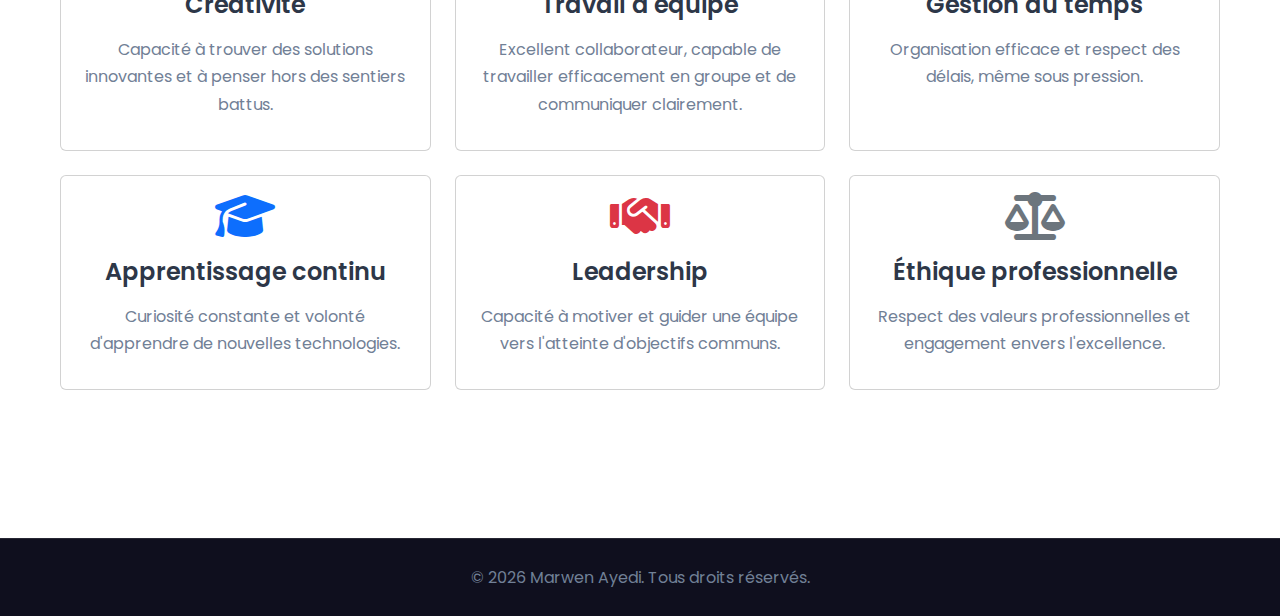
<file: passions.html>
<!DOCTYPE html>
<html lang="fr">
<head>
    <meta charset="UTF-8">
    <meta name="viewport" content="width=device-width, initial-scale=1.0">
    <title>Passions et Sports - Marwen Ayedi</title>
    
    <link href="https://cdn.jsdelivr.net/npm/bootstrap@5.3.0/dist/css/bootstrap.min.css" rel="stylesheet">
    <link rel="stylesheet" href="https://cdnjs.cloudflare.com/ajax/libs/font-awesome/6.4.0/css/all.min.css">
    <link href="https://fonts.googleapis.com/css2?family=Poppins:wght@300;400;500;600;700&display=swap" rel="stylesheet">
    
    <link rel="stylesheet" href="css/main.css">
    <link rel="stylesheet" href="css/components.css">
    <link rel="stylesheet" href="css/utilities.css">
</head>
<body>
    <nav class="navbar navbar-expand-lg navbar-dark fixed-top">
        <div class="container">
            <a class="navbar-brand" href="index.html">
                <span class="brand-text">Marwen Ayedi</span>
            </a>
            <button class="navbar-toggler" type="button" data-bs-toggle="collapse" data-bs-target="#navbarNav">
                <span class="navbar-toggler-icon"></span>
            </button>
            <div class="collapse navbar-collapse" id="navbarNav">
                <ul class="navbar-nav ms-auto">
                    <li class="nav-item"><a class="nav-link" href="index.html">Accueil</a></li>
                    <li class="nav-item"><a class="nav-link" href="parcours.html">Parcours</a></li>
                    <li class="nav-item"><a class="nav-link" href="matieres.html">Formation</a></li>
                    <li class="nav-item"><a class="nav-link" href="quiz.html">Quiz</a></li>
                    <li class="nav-item"><a class="nav-link" href="contact.html">Contact</a></li>
                </ul>
            </div>
        </div>
    </nav>

    <main class="section-padding" style="padding-top: 120px;">
        <div class="container">
            <header class="section-header">
                <h1 class="section-title">Mes Passions et Sports</h1>
                <div class="title-underline"></div>
                <p class="lead">Découvrez mes centres d'intérêt et activités sportives</p>
            </header>

            <section class="mb-5">
                <h2 class="mb-4"><i class="fas fa-futbol text-primary"></i> Sports</h2>
                <div class="row g-4">
                    <article class="col-md-6 col-lg-4">
                        <div class="card h-100">
                            <div class="card-body">
                                <h3 class="card-title">Football</h3>
                                <p class="card-text">Passionné de football depuis mon enfance. Je joue régulièrement en équipe et suis les compétitions internationales.</p>
                                <p class="text-muted"><i class="fas fa-star"></i> Niveau: Intermédiaire</p>
                            </div>
                        </div>
                    </article>

                    <article class="col-md-6 col-lg-4">
                        <div class="card h-100">
                            <div class="card-body">
                                <h3 class="card-title">Natation</h3>
                                <p class="card-text">La natation est pour moi un excellent moyen de me détendre et de maintenir une bonne condition physique.</p>
                                <p class="text-muted"><i class="fas fa-star"></i> Niveau: Avancé</p>
                            </div>
                        </div>
                    </article>

                    <article class="col-md-6 col-lg-4">
                        <div class="card h-100">
                            <div class="card-body">
                                <h3 class="card-title">Musculation</h3>
                                <p class="card-text">Pratique régulière de la musculation pour améliorer ma force et mon endurance.</p>
                                <p class="text-muted"><i class="fas fa-star"></i> Niveau: Intermédiaire</p>
                            </div>
                        </div>
                    </article>
                </div>
            </section>

            <section class="mb-5">
                <h2 class="mb-4"><i class="fas fa-heart text-danger"></i> Passions</h2>
                <div class="row g-4">
                    <article class="col-md-6">
                        <div class="card">
                            <div class="card-body">
                                <h3><i class="fas fa-code text-primary"></i> Programmation</h3>
                                <p>La programmation est plus qu'un métier pour moi, c'est une véritable passion. J'aime explorer de nouvelles technologies et créer des solutions innovantes.</p>
                            </div>
                        </div>
                    </article>

                    <article class="col-md-6">
                        <div class="card">
                            <div class="card-body">
                                <h3><i class="fas fa-book text-info"></i> Lecture</h3>
                                <p>Grand lecteur de livres techniques et de science-fiction. La lecture m'aide à élargir mes connaissances et à développer ma créativité.</p>
                                <ul class="list-group list-group-flush mt-3">
                                    <li class="list-group-item">Livres de programmation</li>
                                    <li class="list-group-item">Science-fiction</li>
                                    <li class="list-group-item">Biographies de tech leaders</li>
                                </ul>
                            </div>
                        </div>
                    </article>

                    <article class="col-md-6">
                        <div class="card">
                            <div class="card-body">
                                <h3><i class="fas fa-camera text-warning"></i> Photographie</h3>
                                <p>Passionné de photographie, j'aime capturer des moments et explorer différentes techniques de prise de vue.</p>
                            </div>
                        </div>
                    </article>

                    <article class="col-md-6">
                        <div class="card">
                            <div class="card-body">
                                <h3><i class="fas fa-music text-success"></i> Musique</h3>
                                <p>La musique fait partie intégrante de ma vie quotidienne. J'écoute différents genres et joue occasionnellement de la guitare.</p>
                                <p class="mt-3"><strong>Genres préférés:</strong></p>
                                <ul>
                                    <li>Rock alternatif</li>
                                    <li>Electronic</li>
                                    <li>Jazz</li>
                                </ul>
                            </div>
                        </div>
                    </article>
                </div>
            </section>

            <section class="mb-5">
                <h2 class="mb-4"><i class="fas fa-user-check text-primary"></i> Qualités Personnelles</h2>
                <div class="row g-4">
                    <div class="col-md-4">
                        <div class="card text-center h-100">
                            <div class="card-body">
                                <i class="fas fa-lightbulb fa-3x text-warning mb-3"></i>
                                <h4>Créativité</h4>
                                <p>Capacité à trouver des solutions innovantes et à penser hors des sentiers battus.</p>
                            </div>
                        </div>
                    </div>
                    <div class="col-md-4">
                        <div class="card text-center h-100">
                            <div class="card-body">
                                <i class="fas fa-users fa-3x text-info mb-3"></i>
                                <h4>Travail d'équipe</h4>
                                <p>Excellent collaborateur, capable de travailler efficacement en groupe et de communiquer clairement.</p>
                            </div>
                        </div>
                    </div>
                    <div class="col-md-4">
                        <div class="card text-center h-100">
                            <div class="card-body">
                                <i class="fas fa-clock fa-3x text-success mb-3"></i>
                                <h4>Gestion du temps</h4>
                                <p>Organisation efficace et respect des délais, même sous pression.</p>
                            </div>
                        </div>
                    </div>
                    <div class="col-md-4">
                        <div class="card text-center h-100">
                            <div class="card-body">
                                <i class="fas fa-graduation-cap fa-3x text-primary mb-3"></i>
                                <h4>Apprentissage continu</h4>
                                <p>Curiosité constante et volonté d'apprendre de nouvelles technologies.</p>
                            </div>
                        </div>
                    </div>
                    <div class="col-md-4">
                        <div class="card text-center h-100">
                            <div class="card-body">
                                <i class="fas fa-handshake fa-3x text-danger mb-3"></i>
                                <h4>Leadership</h4>
                                <p>Capacité à motiver et guider une équipe vers l'atteinte d'objectifs communs.</p>
                            </div>
                        </div>
                    </div>
                    <div class="col-md-4">
                        <div class="card text-center h-100">
                            <div class="card-body">
                                <i class="fas fa-balance-scale fa-3x text-secondary mb-3"></i>
                                <h4>Éthique professionnelle</h4>
                                <p>Respect des valeurs professionnelles et engagement envers l'excellence.</p>
                            </div>
                        </div>
                    </div>
                </div>
            </section>
        </div>
    </main>

    <footer class="footer">
        <div class="container">
            <p class="mb-0">&copy; 2026 Marwen Ayedi. Tous droits réservés.</p>
        </div>
    </footer>

    <script src="https://cdn.jsdelivr.net/npm/bootstrap@5.3.0/dist/js/bootstrap.bundle.min.js"></script>
    <script src="js/main.js"></script>
</body>
</html>
</file>
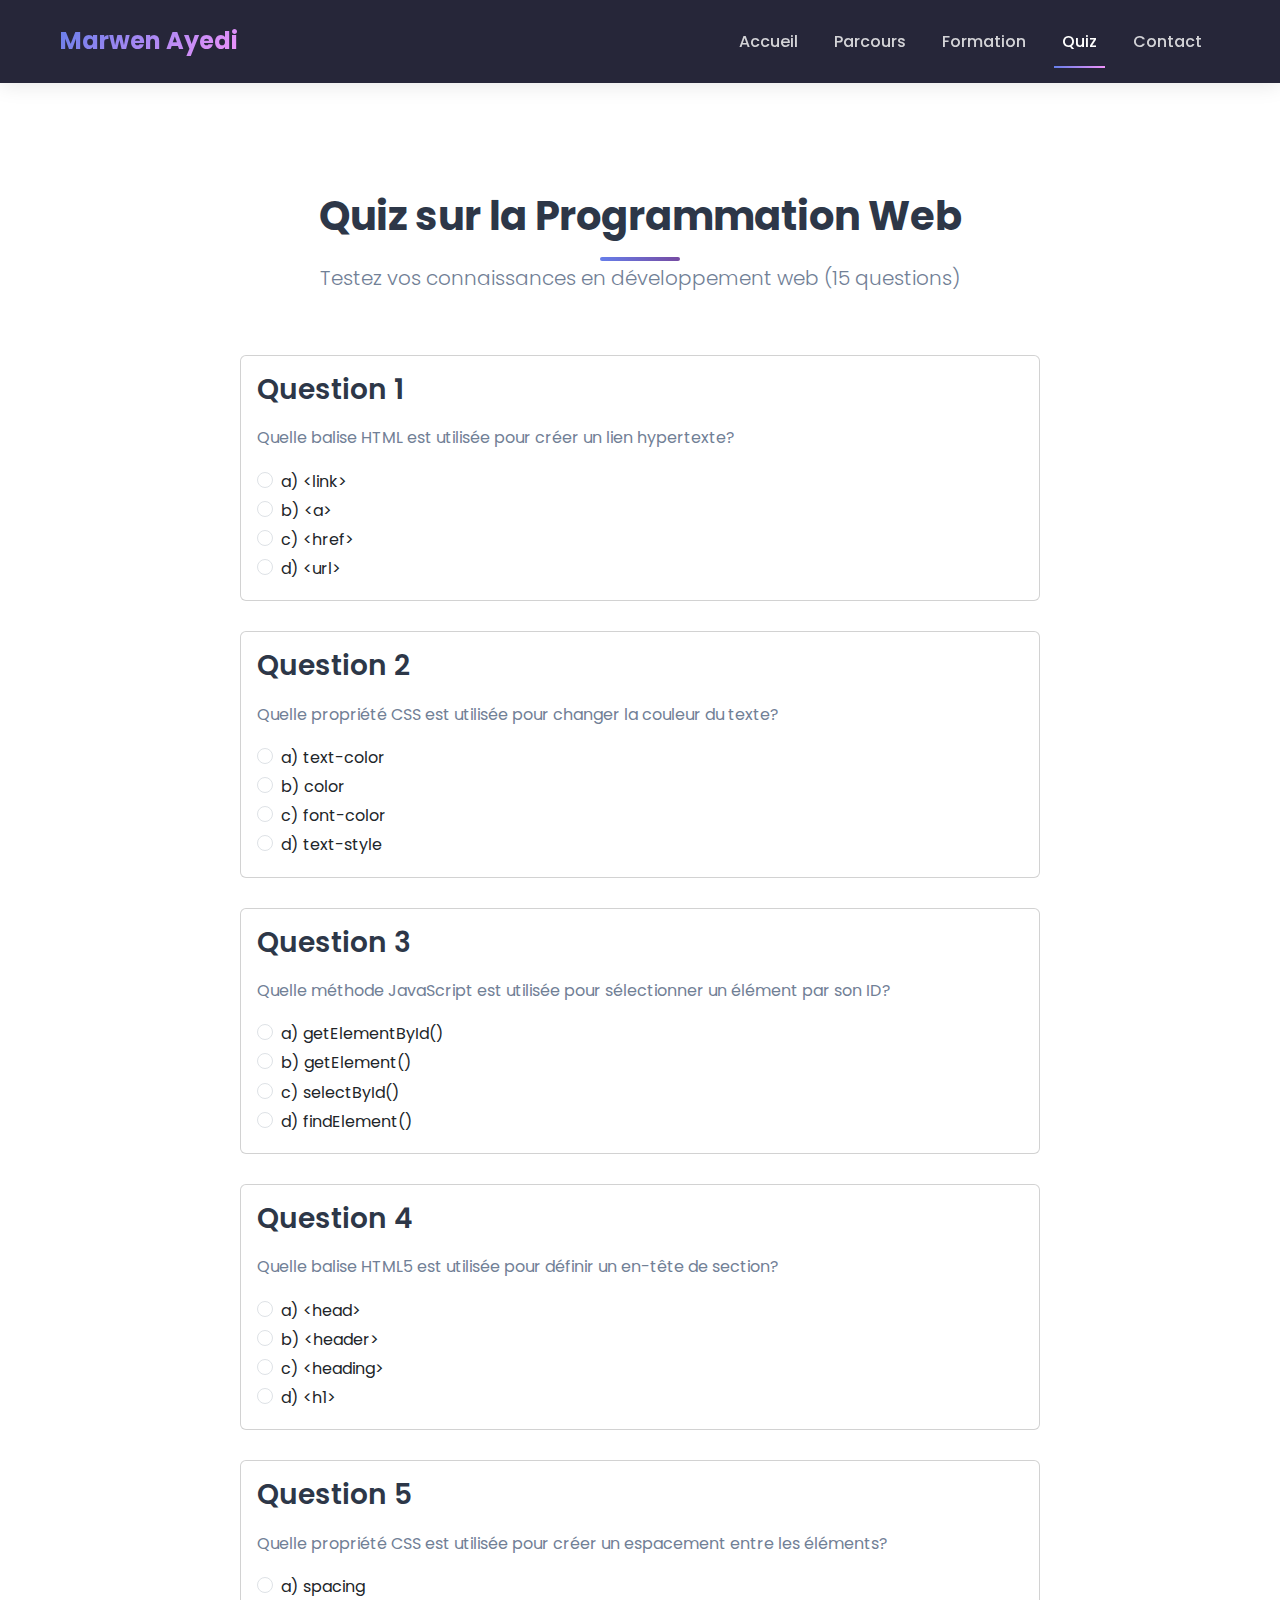
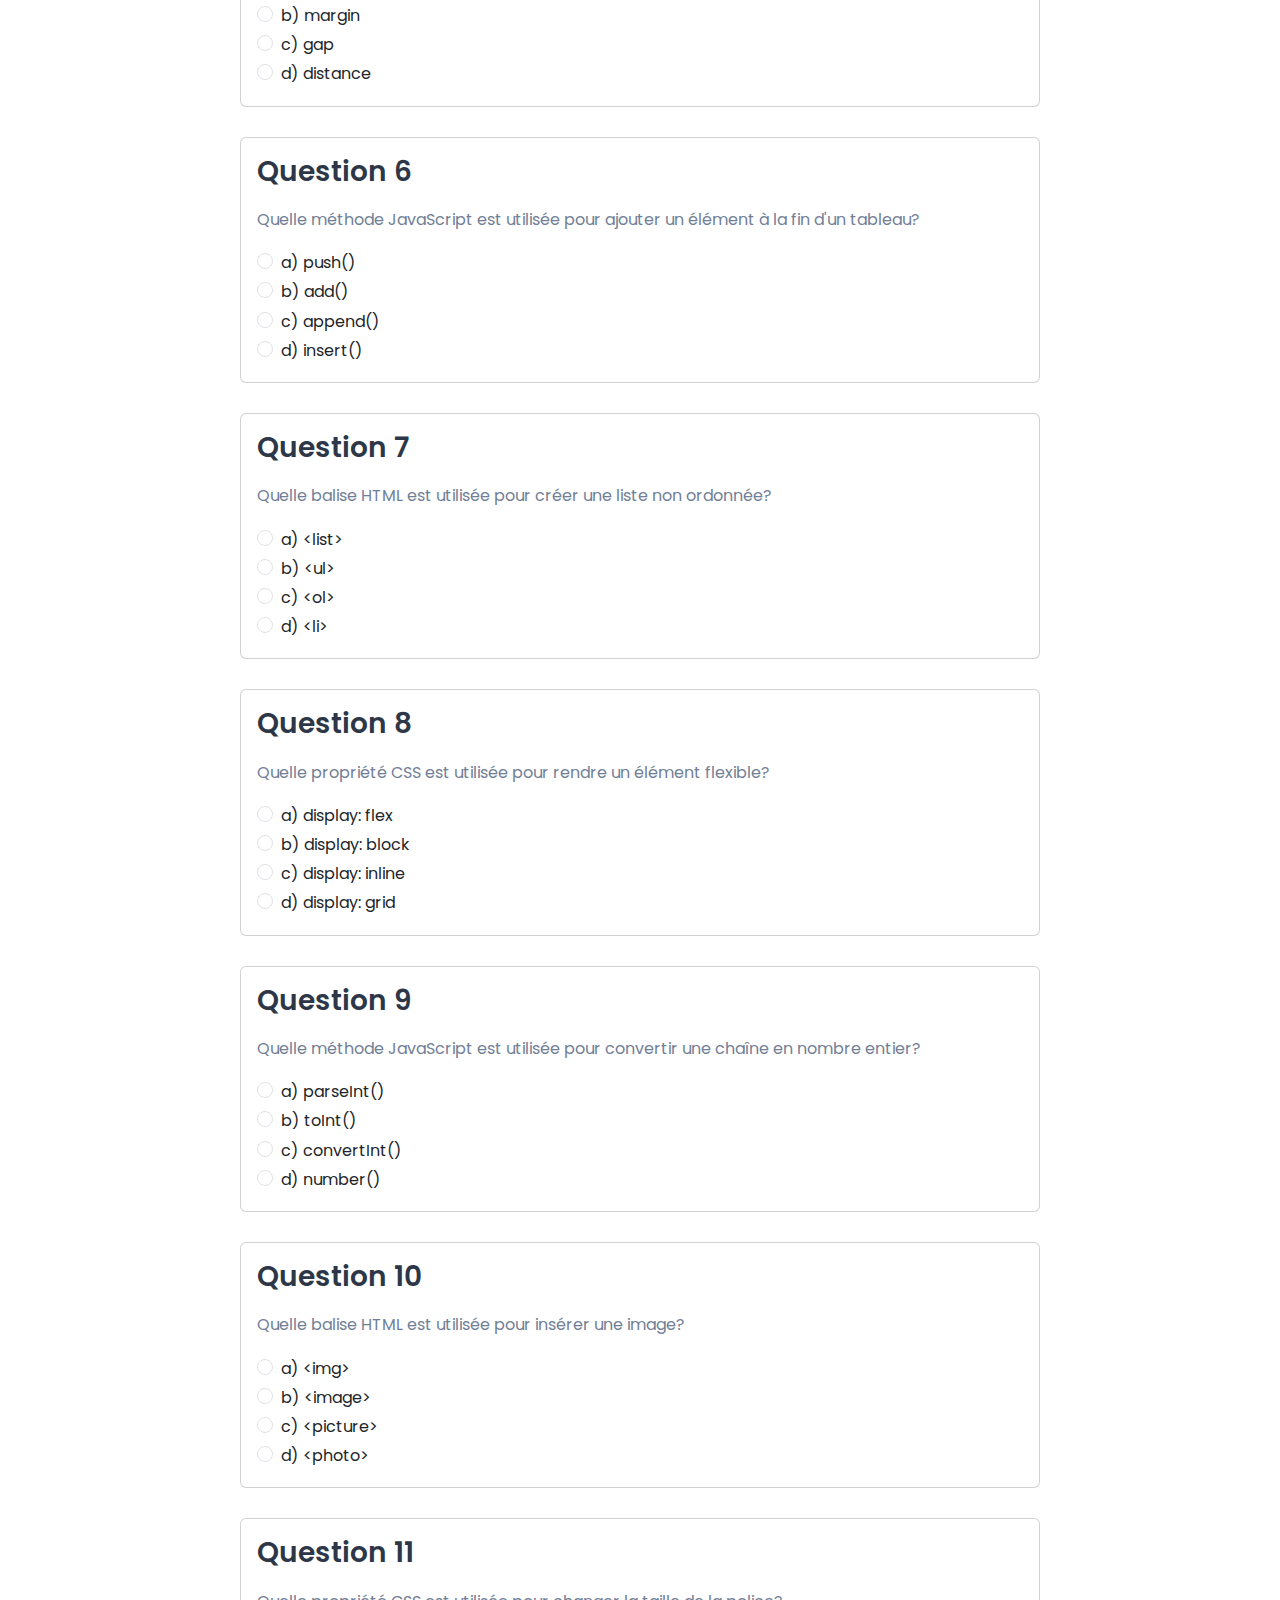
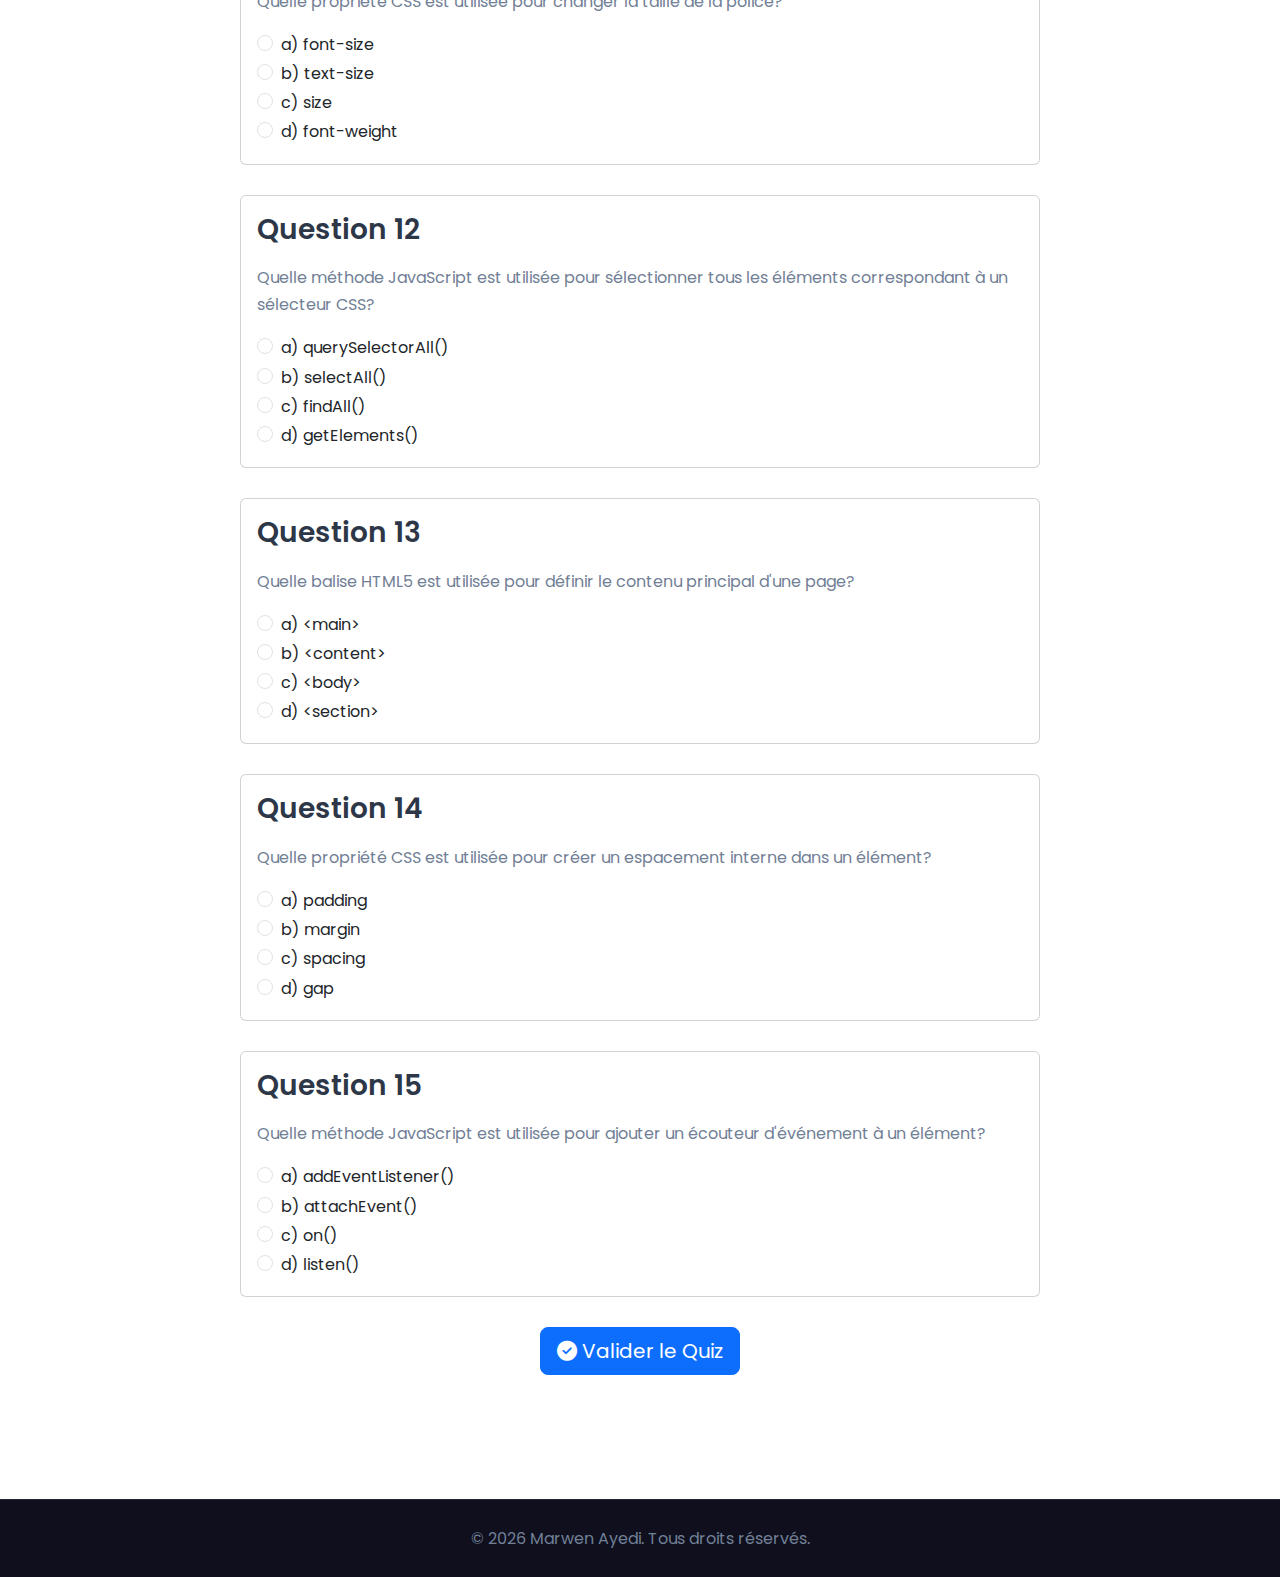
<file: quiz.html>
<!DOCTYPE html>
<html lang="fr">
<head>
    <meta charset="UTF-8">
    <meta name="viewport" content="width=device-width, initial-scale=1.0">
    <title>Quiz - Programmation Web - Marwen Ayedi</title>
    
    <link href="https://cdn.jsdelivr.net/npm/bootstrap@5.3.0/dist/css/bootstrap.min.css" rel="stylesheet">
    <link rel="stylesheet" href="https://cdnjs.cloudflare.com/ajax/libs/font-awesome/6.4.0/css/all.min.css">
    <link href="https://fonts.googleapis.com/css2?family=Poppins:wght@300;400;500;600;700&display=swap" rel="stylesheet">
    
    <link rel="stylesheet" href="css/main.css">
    <link rel="stylesheet" href="css/components.css">
    <link rel="stylesheet" href="css/utilities.css">
    
    <style>
        .quiz-container {
            max-width: 800px;
            margin: 0 auto;
        }
        .question-card {
            margin-bottom: 30px;
        }
        .result-card {
            display: none;
        }
        .correct-answer {
            color: #28a745;
            font-weight: bold;
        }
        .wrong-answer {
            color: #dc3545;
        }
        .score-display {
            font-size: 2rem;
            font-weight: bold;
        }
    </style>
</head>
<body>
    <nav class="navbar navbar-expand-lg navbar-dark fixed-top">
        <div class="container">
            <a class="navbar-brand" href="index.html">
                <span class="brand-text">Marwen Ayedi</span>
            </a>
            <button class="navbar-toggler" type="button" data-bs-toggle="collapse" data-bs-target="#navbarNav">
                <span class="navbar-toggler-icon"></span>
            </button>
            <div class="collapse navbar-collapse" id="navbarNav">
                <ul class="navbar-nav ms-auto">
                    <li class="nav-item"><a class="nav-link" href="index.html">Accueil</a></li>
                    <li class="nav-item"><a class="nav-link" href="parcours.html">Parcours</a></li>
                    <li class="nav-item"><a class="nav-link" href="matieres.html">Formation</a></li>
                    <li class="nav-item"><a class="nav-link active" href="quiz.html">Quiz</a></li>
                    <li class="nav-item"><a class="nav-link" href="contact.html">Contact</a></li>
                </ul>
            </div>
        </div>
    </nav>

    <main class="section-padding" style="padding-top: 120px;">
        <div class="container">
            <header class="section-header">
                <h1 class="section-title">Quiz sur la Programmation Web</h1>
                <div class="title-underline"></div>
                <p class="lead">Testez vos connaissances en développement web (15 questions)</p>
            </header>

            <div class="quiz-container">
                <form id="quizForm">
                    <article class="question-card card">
                        <div class="card-body">
                            <h3>Question 1</h3>
                            <p>Quelle balise HTML est utilisée pour créer un lien hypertexte?</p>
                            <div class="form-check">
                                <input class="form-check-input" type="radio" name="q1" id="q1a" value="a">
                                <label class="form-check-label" for="q1a">a) &lt;link&gt;</label>
                            </div>
                            <div class="form-check">
                                <input class="form-check-input" type="radio" name="q1" id="q1b" value="b">
                                <label class="form-check-label" for="q1b">b) &lt;a&gt;</label>
                            </div>
                            <div class="form-check">
                                <input class="form-check-input" type="radio" name="q1" id="q1c" value="c">
                                <label class="form-check-label" for="q1c">c) &lt;href&gt;</label>
                            </div>
                            <div class="form-check">
                                <input class="form-check-input" type="radio" name="q1" id="q1d" value="d">
                                <label class="form-check-label" for="q1d">d) &lt;url&gt;</label>
                            </div>
                        </div>
                    </article>

                    <article class="question-card card">
                        <div class="card-body">
                            <h3>Question 2</h3>
                            <p>Quelle propriété CSS est utilisée pour changer la couleur du texte?</p>
                            <div class="form-check">
                                <input class="form-check-input" type="radio" name="q2" id="q2a" value="a">
                                <label class="form-check-label" for="q2a">a) text-color</label>
                            </div>
                            <div class="form-check">
                                <input class="form-check-input" type="radio" name="q2" id="q2b" value="b">
                                <label class="form-check-label" for="q2b">b) color</label>
                            </div>
                            <div class="form-check">
                                <input class="form-check-input" type="radio" name="q2" id="q2c" value="c">
                                <label class="form-check-label" for="q2c">c) font-color</label>
                            </div>
                            <div class="form-check">
                                <input class="form-check-input" type="radio" name="q2" id="q2d" value="d">
                                <label class="form-check-label" for="q2d">d) text-style</label>
                            </div>
                        </div>
                    </article>

                    <article class="question-card card">
                        <div class="card-body">
                            <h3>Question 3</h3>
                            <p>Quelle méthode JavaScript est utilisée pour sélectionner un élément par son ID?</p>
                            <div class="form-check">
                                <input class="form-check-input" type="radio" name="q3" id="q3a" value="a">
                                <label class="form-check-label" for="q3a">a) getElementById()</label>
                            </div>
                            <div class="form-check">
                                <input class="form-check-input" type="radio" name="q3" id="q3b" value="b">
                                <label class="form-check-label" for="q3b">b) getElement()</label>
                            </div>
                            <div class="form-check">
                                <input class="form-check-input" type="radio" name="q3" id="q3c" value="c">
                                <label class="form-check-label" for="q3c">c) selectById()</label>
                            </div>
                            <div class="form-check">
                                <input class="form-check-input" type="radio" name="q3" id="q3d" value="d">
                                <label class="form-check-label" for="q3d">d) findElement()</label>
                            </div>
                        </div>
                    </article>

                    <article class="question-card card">
                        <div class="card-body">
                            <h3>Question 4</h3>
                            <p>Quelle balise HTML5 est utilisée pour définir un en-tête de section?</p>
                            <div class="form-check">
                                <input class="form-check-input" type="radio" name="q4" id="q4a" value="a">
                                <label class="form-check-label" for="q4a">a) &lt;head&gt;</label>
                            </div>
                            <div class="form-check">
                                <input class="form-check-input" type="radio" name="q4" id="q4b" value="b">
                                <label class="form-check-label" for="q4b">b) &lt;header&gt;</label>
                            </div>
                            <div class="form-check">
                                <input class="form-check-input" type="radio" name="q4" id="q4c" value="c">
                                <label class="form-check-label" for="q4c">c) &lt;heading&gt;</label>
                            </div>
                            <div class="form-check">
                                <input class="form-check-input" type="radio" name="q4" id="q4d" value="d">
                                <label class="form-check-label" for="q4d">d) &lt;h1&gt;</label>
                            </div>
                        </div>
                    </article>

                    <article class="question-card card">
                        <div class="card-body">
                            <h3>Question 5</h3>
                            <p>Quelle propriété CSS est utilisée pour créer un espacement entre les éléments?</p>
                            <div class="form-check">
                                <input class="form-check-input" type="radio" name="q5" id="q5a" value="a">
                                <label class="form-check-label" for="q5a">a) spacing</label>
                            </div>
                            <div class="form-check">
                                <input class="form-check-input" type="radio" name="q5" id="q5b" value="b">
                                <label class="form-check-label" for="q5b">b) margin</label>
                            </div>
                            <div class="form-check">
                                <input class="form-check-input" type="radio" name="q5" id="q5c" value="c">
                                <label class="form-check-label" for="q5c">c) gap</label>
                            </div>
                            <div class="form-check">
                                <input class="form-check-input" type="radio" name="q5" id="q5d" value="d">
                                <label class="form-check-label" for="q5d">d) distance</label>
                            </div>
                        </div>
                    </article>

                    <article class="question-card card">
                        <div class="card-body">
                            <h3>Question 6</h3>
                            <p>Quelle méthode JavaScript est utilisée pour ajouter un élément à la fin d'un tableau?</p>
                            <div class="form-check">
                                <input class="form-check-input" type="radio" name="q6" id="q6a" value="a">
                                <label class="form-check-label" for="q6a">a) push()</label>
                            </div>
                            <div class="form-check">
                                <input class="form-check-input" type="radio" name="q6" id="q6b" value="b">
                                <label class="form-check-label" for="q6b">b) add()</label>
                            </div>
                            <div class="form-check">
                                <input class="form-check-input" type="radio" name="q6" id="q6c" value="c">
                                <label class="form-check-label" for="q6c">c) append()</label>
                            </div>
                            <div class="form-check">
                                <input class="form-check-input" type="radio" name="q6" id="q6d" value="d">
                                <label class="form-check-label" for="q6d">d) insert()</label>
                            </div>
                        </div>
                    </article>

                    <article class="question-card card">
                        <div class="card-body">
                            <h3>Question 7</h3>
                            <p>Quelle balise HTML est utilisée pour créer une liste non ordonnée?</p>
                            <div class="form-check">
                                <input class="form-check-input" type="radio" name="q7" id="q7a" value="a">
                                <label class="form-check-label" for="q7a">a) &lt;list&gt;</label>
                            </div>
                            <div class="form-check">
                                <input class="form-check-input" type="radio" name="q7" id="q7b" value="b">
                                <label class="form-check-label" for="q7b">b) &lt;ul&gt;</label>
                            </div>
                            <div class="form-check">
                                <input class="form-check-input" type="radio" name="q7" id="q7c" value="c">
                                <label class="form-check-label" for="q7c">c) &lt;ol&gt;</label>
                            </div>
                            <div class="form-check">
                                <input class="form-check-input" type="radio" name="q7" id="q7d" value="d">
                                <label class="form-check-label" for="q7d">d) &lt;li&gt;</label>
                            </div>
                        </div>
                    </article>

                    <article class="question-card card">
                        <div class="card-body">
                            <h3>Question 8</h3>
                            <p>Quelle propriété CSS est utilisée pour rendre un élément flexible?</p>
                            <div class="form-check">
                                <input class="form-check-input" type="radio" name="q8" id="q8a" value="a">
                                <label class="form-check-label" for="q8a">a) display: flex</label>
                            </div>
                            <div class="form-check">
                                <input class="form-check-input" type="radio" name="q8" id="q8b" value="b">
                                <label class="form-check-label" for="q8b">b) display: block</label>
                            </div>
                            <div class="form-check">
                                <input class="form-check-input" type="radio" name="q8" id="q8c" value="c">
                                <label class="form-check-label" for="q8c">c) display: inline</label>
                            </div>
                            <div class="form-check">
                                <input class="form-check-input" type="radio" name="q8" id="q8d" value="d">
                                <label class="form-check-label" for="q8d">d) display: grid</label>
                            </div>
                        </div>
                    </article>

                    <article class="question-card card">
                        <div class="card-body">
                            <h3>Question 9</h3>
                            <p>Quelle méthode JavaScript est utilisée pour convertir une chaîne en nombre entier?</p>
                            <div class="form-check">
                                <input class="form-check-input" type="radio" name="q9" id="q9a" value="a">
                                <label class="form-check-label" for="q9a">a) parseInt()</label>
                            </div>
                            <div class="form-check">
                                <input class="form-check-input" type="radio" name="q9" id="q9b" value="b">
                                <label class="form-check-label" for="q9b">b) toInt()</label>
                            </div>
                            <div class="form-check">
                                <input class="form-check-input" type="radio" name="q9" id="q9c" value="c">
                                <label class="form-check-label" for="q9c">c) convertInt()</label>
                            </div>
                            <div class="form-check">
                                <input class="form-check-input" type="radio" name="q9" id="q9d" value="d">
                                <label class="form-check-label" for="q9d">d) number()</label>
                            </div>
                        </div>
                    </article>

                    <article class="question-card card">
                        <div class="card-body">
                            <h3>Question 10</h3>
                            <p>Quelle balise HTML est utilisée pour insérer une image?</p>
                            <div class="form-check">
                                <input class="form-check-input" type="radio" name="q10" id="q10a" value="a">
                                <label class="form-check-label" for="q10a">a) &lt;img&gt;</label>
                            </div>
                            <div class="form-check">
                                <input class="form-check-input" type="radio" name="q10" id="q10b" value="b">
                                <label class="form-check-label" for="q10b">b) &lt;image&gt;</label>
                            </div>
                            <div class="form-check">
                                <input class="form-check-input" type="radio" name="q10" id="q10c" value="c">
                                <label class="form-check-label" for="q10c">c) &lt;picture&gt;</label>
                            </div>
                            <div class="form-check">
                                <input class="form-check-input" type="radio" name="q10" id="q10d" value="d">
                                <label class="form-check-label" for="q10d">d) &lt;photo&gt;</label>
                            </div>
                        </div>
                    </article>

                    <article class="question-card card">
                        <div class="card-body">
                            <h3>Question 11</h3>
                            <p>Quelle propriété CSS est utilisée pour changer la taille de la police?</p>
                            <div class="form-check">
                                <input class="form-check-input" type="radio" name="q11" id="q11a" value="a">
                                <label class="form-check-label" for="q11a">a) font-size</label>
                            </div>
                            <div class="form-check">
                                <input class="form-check-input" type="radio" name="q11" id="q11b" value="b">
                                <label class="form-check-label" for="q11b">b) text-size</label>
                            </div>
                            <div class="form-check">
                                <input class="form-check-input" type="radio" name="q11" id="q11c" value="c">
                                <label class="form-check-label" for="q11c">c) size</label>
                            </div>
                            <div class="form-check">
                                <input class="form-check-input" type="radio" name="q11" id="q11d" value="d">
                                <label class="form-check-label" for="q11d">d) font-weight</label>
                            </div>
                        </div>
                    </article>

                    <article class="question-card card">
                        <div class="card-body">
                            <h3>Question 12</h3>
                            <p>Quelle méthode JavaScript est utilisée pour sélectionner tous les éléments correspondant à un sélecteur CSS?</p>
                            <div class="form-check">
                                <input class="form-check-input" type="radio" name="q12" id="q12a" value="a">
                                <label class="form-check-label" for="q12a">a) querySelectorAll()</label>
                            </div>
                            <div class="form-check">
                                <input class="form-check-input" type="radio" name="q12" id="q12b" value="b">
                                <label class="form-check-label" for="q12b">b) selectAll()</label>
                            </div>
                            <div class="form-check">
                                <input class="form-check-input" type="radio" name="q12" id="q12c" value="c">
                                <label class="form-check-label" for="q12c">c) findAll()</label>
                            </div>
                            <div class="form-check">
                                <input class="form-check-input" type="radio" name="q12" id="q12d" value="d">
                                <label class="form-check-label" for="q12d">d) getElements()</label>
                            </div>
                        </div>
                    </article>

                    <article class="question-card card">
                        <div class="card-body">
                            <h3>Question 13</h3>
                            <p>Quelle balise HTML5 est utilisée pour définir le contenu principal d'une page?</p>
                            <div class="form-check">
                                <input class="form-check-input" type="radio" name="q13" id="q13a" value="a">
                                <label class="form-check-label" for="q13a">a) &lt;main&gt;</label>
                            </div>
                            <div class="form-check">
                                <input class="form-check-input" type="radio" name="q13" id="q13b" value="b">
                                <label class="form-check-label" for="q13b">b) &lt;content&gt;</label>
                            </div>
                            <div class="form-check">
                                <input class="form-check-input" type="radio" name="q13" id="q13c" value="c">
                                <label class="form-check-label" for="q13c">c) &lt;body&gt;</label>
                            </div>
                            <div class="form-check">
                                <input class="form-check-input" type="radio" name="q13" id="q13d" value="d">
                                <label class="form-check-label" for="q13d">d) &lt;section&gt;</label>
                            </div>
                        </div>
                    </article>

                    <article class="question-card card">
                        <div class="card-body">
                            <h3>Question 14</h3>
                            <p>Quelle propriété CSS est utilisée pour créer un espacement interne dans un élément?</p>
                            <div class="form-check">
                                <input class="form-check-input" type="radio" name="q14" id="q14a" value="a">
                                <label class="form-check-label" for="q14a">a) padding</label>
                            </div>
                            <div class="form-check">
                                <input class="form-check-input" type="radio" name="q14" id="q14b" value="b">
                                <label class="form-check-label" for="q14b">b) margin</label>
                            </div>
                            <div class="form-check">
                                <input class="form-check-input" type="radio" name="q14" id="q14c" value="c">
                                <label class="form-check-label" for="q14c">c) spacing</label>
                            </div>
                            <div class="form-check">
                                <input class="form-check-input" type="radio" name="q14" id="q14d" value="d">
                                <label class="form-check-label" for="q14d">d) gap</label>
                            </div>
                        </div>
                    </article>

                    <article class="question-card card">
                        <div class="card-body">
                            <h3>Question 15</h3>
                            <p>Quelle méthode JavaScript est utilisée pour ajouter un écouteur d'événement à un élément?</p>
                            <div class="form-check">
                                <input class="form-check-input" type="radio" name="q15" id="q15a" value="a">
                                <label class="form-check-label" for="q15a">a) addEventListener()</label>
                            </div>
                            <div class="form-check">
                                <input class="form-check-input" type="radio" name="q15" id="q15b" value="b">
                                <label class="form-check-label" for="q15b">b) attachEvent()</label>
                            </div>
                            <div class="form-check">
                                <input class="form-check-input" type="radio" name="q15" id="q15c" value="c">
                                <label class="form-check-label" for="q15c">c) on()</label>
                            </div>
                            <div class="form-check">
                                <input class="form-check-input" type="radio" name="q15" id="q15d" value="d">
                                <label class="form-check-label" for="q15d">d) listen()</label>
                            </div>
                        </div>
                    </article>

                    <div class="text-center mb-4">
                        <button type="submit" class="btn btn-primary btn-lg">
                            <i class="fas fa-check-circle"></i> Valider le Quiz
                        </button>
                    </div>
                </form>

                <div id="resultCard" class="result-card card">
                    <div class="card-body">
                        <h2 class="text-center mb-4">Résultats du Quiz</h2>
                        <div class="text-center mb-4">
                            <div class="score-display" id="scoreDisplay"></div>
                            <p class="lead" id="scoreText"></p>
                        </div>
                        <h3>Réponses Correctes:</h3>
                        <ul id="correctAnswers" class="list-group list-group-flush"></ul>
                    </div>
                </div>
            </div>
        </div>
    </main>

    <footer class="footer">
        <div class="container">
            <p class="mb-0">&copy; 2026 Marwen Ayedi. Tous droits réservés.</p>
        </div>
    </footer>

    <script src="https://cdn.jsdelivr.net/npm/bootstrap@5.3.0/dist/js/bootstrap.bundle.min.js"></script>
    <script src="js/quiz.js"></script>
</body>
</html>
</file>
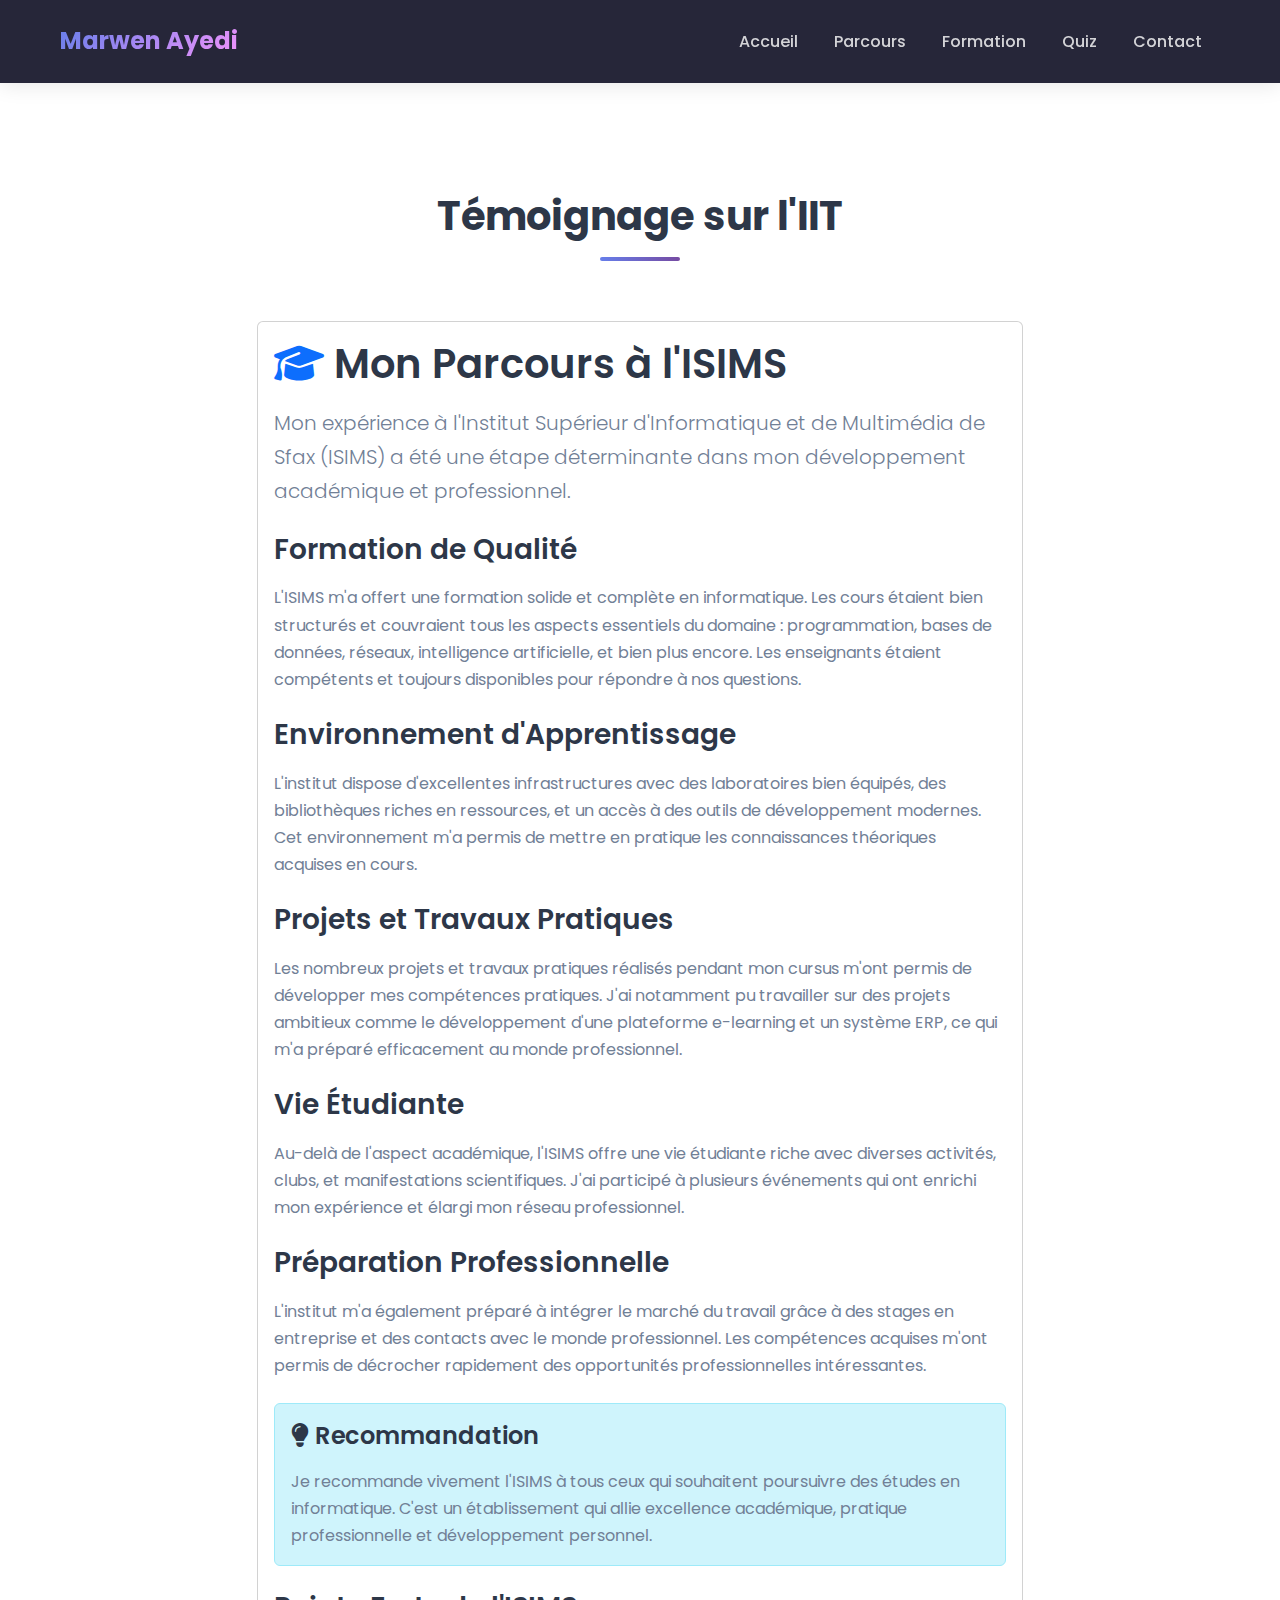
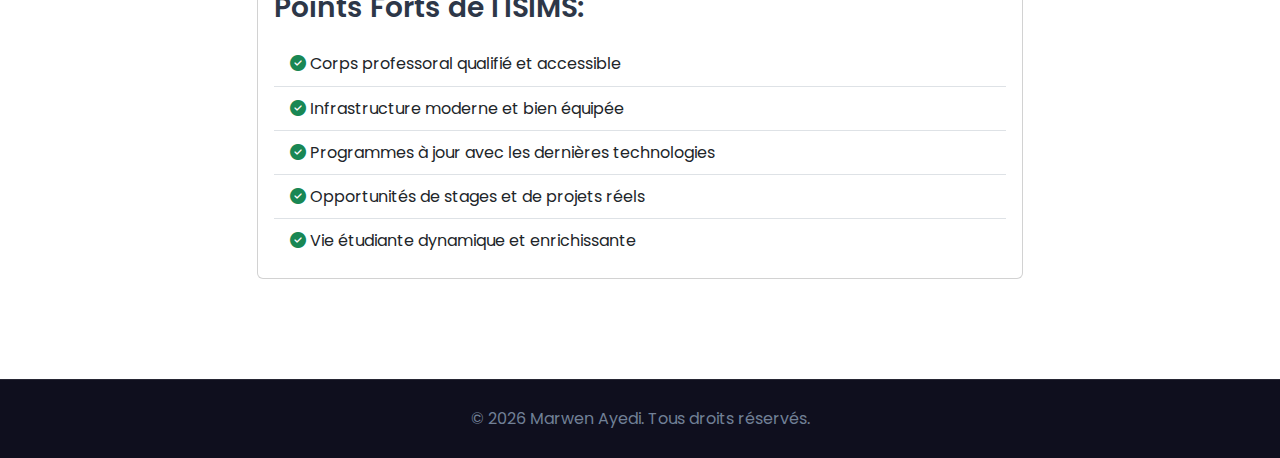
<file: temoignage.html>
<!DOCTYPE html>
<html lang="fr">
<head>
    <meta charset="UTF-8">
    <meta name="viewport" content="width=device-width, initial-scale=1.0">
    <title>Témoignage IIT - Marwen Ayedi</title>
    
    <link href="https://cdn.jsdelivr.net/npm/bootstrap@5.3.0/dist/css/bootstrap.min.css" rel="stylesheet">
    <link rel="stylesheet" href="https://cdnjs.cloudflare.com/ajax/libs/font-awesome/6.4.0/css/all.min.css">
    <link href="https://fonts.googleapis.com/css2?family=Poppins:wght@300;400;500;600;700&display=swap" rel="stylesheet">
    
    <link rel="stylesheet" href="css/main.css">
    <link rel="stylesheet" href="css/components.css">
    <link rel="stylesheet" href="css/utilities.css">
</head>
<body>
    <nav class="navbar navbar-expand-lg navbar-dark fixed-top">
        <div class="container">
            <a class="navbar-brand" href="index.html">
                <span class="brand-text">Marwen Ayedi</span>
            </a>
            <button class="navbar-toggler" type="button" data-bs-toggle="collapse" data-bs-target="#navbarNav">
                <span class="navbar-toggler-icon"></span>
            </button>
            <div class="collapse navbar-collapse" id="navbarNav">
                <ul class="navbar-nav ms-auto">
                    <li class="nav-item"><a class="nav-link" href="index.html">Accueil</a></li>
                    <li class="nav-item"><a class="nav-link" href="parcours.html">Parcours</a></li>
                    <li class="nav-item"><a class="nav-link" href="matieres.html">Formation</a></li>
                    <li class="nav-item"><a class="nav-link" href="quiz.html">Quiz</a></li>
                    <li class="nav-item"><a class="nav-link" href="contact.html">Contact</a></li>
                </ul>
            </div>
        </div>
    </nav>

    <main class="section-padding" style="padding-top: 120px;">
        <div class="container">
            <header class="section-header">
                <h1 class="section-title">Témoignage sur l'IIT</h1>
                <div class="title-underline"></div>
            </header>

            <article class="row">
                <div class="col-lg-8 mx-auto">
                    <div class="card">
                        <div class="card-body">

                            <section>
                                <h2><i class="fas fa-graduation-cap text-primary"></i> Mon Parcours à l'ISIMS</h2>
                                <p class="lead">
                                    Mon expérience à l'Institut Supérieur d'Informatique et de Multimédia de Sfax (ISIMS) 
                                    a été une étape déterminante dans mon développement académique et professionnel.
                                </p>
                                
                                <h3 class="mt-4">Formation de Qualité</h3>
                                <p>
                                    L'ISIMS m'a offert une formation solide et complète en informatique. Les cours étaient 
                                    bien structurés et couvraient tous les aspects essentiels du domaine : programmation, 
                                    bases de données, réseaux, intelligence artificielle, et bien plus encore. Les enseignants 
                                    étaient compétents et toujours disponibles pour répondre à nos questions.
                                </p>

                                <h3 class="mt-4">Environnement d'Apprentissage</h3>
                                <p>
                                    L'institut dispose d'excellentes infrastructures avec des laboratoires bien équipés, 
                                    des bibliothèques riches en ressources, et un accès à des outils de développement modernes. 
                                    Cet environnement m'a permis de mettre en pratique les connaissances théoriques acquises 
                                    en cours.
                                </p>

                                <h3 class="mt-4">Projets et Travaux Pratiques</h3>
                                <p>
                                    Les nombreux projets et travaux pratiques réalisés pendant mon cursus m'ont permis de 
                                    développer mes compétences pratiques. J'ai notamment pu travailler sur des projets 
                                    ambitieux comme le développement d'une plateforme e-learning et un système ERP, ce qui 
                                    m'a préparé efficacement au monde professionnel.
                                </p>

                                <h3 class="mt-4">Vie Étudiante</h3>
                                <p>
                                    Au-delà de l'aspect académique, l'ISIMS offre une vie étudiante riche avec diverses 
                                    activités, clubs, et manifestations scientifiques. J'ai participé à plusieurs événements 
                                    qui ont enrichi mon expérience et élargi mon réseau professionnel.
                                </p>

                                <h3 class="mt-4">Préparation Professionnelle</h3>
                                <p>
                                    L'institut m'a également préparé à intégrer le marché du travail grâce à des stages 
                                    en entreprise et des contacts avec le monde professionnel. Les compétences acquises 
                                    m'ont permis de décrocher rapidement des opportunités professionnelles intéressantes.
                                </p>

                                <div class="alert alert-info mt-4">
                                    <h4><i class="fas fa-lightbulb"></i> Recommandation</h4>
                                    <p class="mb-0">
                                        Je recommande vivement l'ISIMS à tous ceux qui souhaitent poursuivre des études 
                                        en informatique. C'est un établissement qui allie excellence académique, pratique 
                                        professionnelle et développement personnel.
                                    </p>
                                </div>

                                <div class="mt-4">
                                    <h3>Points Forts de l'ISIMS:</h3>
                                    <ul class="list-group list-group-flush">
                                        <li class="list-group-item">
                                            <i class="fas fa-check-circle text-success"></i> 
                                            Corps professoral qualifié et accessible
                                        </li>
                                        <li class="list-group-item">
                                            <i class="fas fa-check-circle text-success"></i> 
                                            Infrastructure moderne et bien équipée
                                        </li>
                                        <li class="list-group-item">
                                            <i class="fas fa-check-circle text-success"></i> 
                                            Programmes à jour avec les dernières technologies
                                        </li>
                                        <li class="list-group-item">
                                            <i class="fas fa-check-circle text-success"></i> 
                                            Opportunités de stages et de projets réels
                                        </li>
                                        <li class="list-group-item">
                                            <i class="fas fa-check-circle text-success"></i> 
                                            Vie étudiante dynamique et enrichissante
                                        </li>
                                    </ul>
                                </div>
                            </section>
                        </div>
                    </div>
                </div>
            </article>
        </div>
    </main>

    <footer class="footer">
        <div class="container">
            <p class="mb-0">&copy; 2026 Marwen Ayedi. Tous droits réservés.</p>
        </div>
    </footer>

    <script src="https://cdn.jsdelivr.net/npm/bootstrap@5.3.0/dist/js/bootstrap.bundle.min.js"></script>
    <script src="js/main.js"></script>
</body>
</html>
</file>
<file: css/main.css>
:root {
    --a: #667eea;
    --b: #764ba2;
    --c: #f093fb;
    --d: #1a1a2e;
    --e: #f8f9fa;
    --f: #2d3748;
    --g: #718096;
    --h: #ffffff;
    --i: 0 10px 30px rgba(0, 0, 0, 0.1);
    --j: 0 15px 40px rgba(0, 0, 0, 0.15);
    --k: 'Poppins', 'Segoe UI', Tahoma, Geneva, Verdana, sans-serif;
    --l: 100px 0;
    --m: 0 20px;
}

* {
    margin: 0;
    padding: 0;
    box-sizing: border-box;
}

html {
    scroll-behavior: smooth;
    font-size: 16px;
}

body {
    font-family: var(--k);
    line-height: 1.7;
    color: var(--f);
    background-color: var(--h);
    padding-top: 70px;
    overflow-x: hidden;
}

h1, h2, h3, h4, h5, h6 {
    font-weight: 600;
    line-height: 1.3;
    color: var(--f);
    margin-bottom: 1rem;
}

h1 {
    font-size: 3.5rem;
    font-weight: 700;
}

h2 {
    font-size: 2.5rem;
}

h3 {
    font-size: 1.75rem;
}

h4 {
    font-size: 1.5rem;
}

p {
    margin-bottom: 1rem;
    color: var(--g);
}

a {
    text-decoration: none;
}

ul {
    list-style: none;
    padding-left: 0;
}

.container {
    max-width: 1200px;
    margin: 0 auto;
    padding: var(--m);
}

.section-padding {
    padding: var(--l);
}

.bg-light {
    background: linear-gradient(180deg, #f8f9fa 0%, #ffffff 100%);
}

.section-header {
    text-align: center;
    margin-bottom: 60px;
}

.section-title {
    font-size: 2.5rem;
    font-weight: 700;
    color: var(--f);
    margin-bottom: 15px;
    position: relative;
    display: inline-block;
}

.title-underline {
    width: 80px;
    height: 4px;
    background: linear-gradient(90deg, var(--a), var(--b));
    margin: 0 auto;
    border-radius: 2px;
}

.navbar {
    background: rgba(26, 26, 46, 0.95) !important;
    backdrop-filter: blur(10px);
    box-shadow: 0 2px 20px rgba(0, 0, 0, 0.1);
    padding: 1rem 0;
}

.navbar.scrolled {
    background: rgba(26, 26, 46, 0.98) !important;
    box-shadow: 0 4px 30px rgba(0, 0, 0, 0.2);
}

.navbar-brand {
    font-weight: 700;
    font-size: 1.5rem;
    color: var(--h) !important;
}

.brand-text {
    background: linear-gradient(135deg, var(--a), var(--c));
    -webkit-background-clip: text;
    -webkit-text-fill-color: transparent;
    background-clip: text;
}

.nav-link {
    color: rgba(255, 255, 255, 0.8) !important;
    font-weight: 500;
    margin: 0 10px;
    position: relative;
}

.nav-link::after {
    content: '';
    position: absolute;
    bottom: -5px;
    left: 0;
    width: 0;
    height: 2px;
    background: linear-gradient(90deg, var(--a), var(--c));
}

.nav-link:hover,
.nav-link.active {
    color: var(--h) !important;
}

.nav-link:hover::after,
.nav-link.active::after {
    width: 100%;
}

.hero-section {
    position: relative;
    min-height: 100vh;
    display: flex;
    align-items: center;
    overflow: hidden;
    background: linear-gradient(135deg, #667eea 0%, #764ba2 50%, #f093fb 100%);
}

.hero-background {
    position: absolute;
    top: 0;
    left: 0;
    width: 100%;
    height: 100%;
    background: 
        radial-gradient(circle at 20% 50%, rgba(255, 255, 255, 0.1) 0%, transparent 50%),
        radial-gradient(circle at 80% 80%, rgba(255, 255, 255, 0.1) 0%, transparent 50%);
}

.hero-content {
    position: relative;
    z-index: 2;
}

.hero-badge {
    display: inline-block;
    padding: 8px 20px;
    background: rgba(255, 255, 255, 0.2);
    backdrop-filter: blur(10px);
    border-radius: 50px;
    border: 1px solid rgba(255, 255, 255, 0.3);
}

.hero-badge span {
    color: var(--h);
    font-weight: 500;
    font-size: 0.9rem;
    letter-spacing: 1px;
}

.hero-section h1 {
    color: var(--h);
    font-size: 4rem;
    font-weight: 700;
    text-shadow: 0 2px 20px rgba(0, 0, 0, 0.2);
    margin-bottom: 1rem;
}

.hero-section h2 {
    color: rgba(255, 255, 255, 0.9);
    font-size: 1.5rem;
    font-weight: 400;
}

.hero-section .lead {
    color: rgba(255, 255, 255, 0.85);
    font-size: 1.2rem;
    font-weight: 300;
}

.hero-info {
    display: flex;
    flex-wrap: wrap;
    justify-content: center;
    gap: 30px;
    margin-top: 2rem;
}

.info-item {
    display: flex;
    align-items: center;
    gap: 10px;
    color: rgba(255, 255, 255, 0.9);
    font-size: 1rem;
}

.info-item i {
    font-size: 1.2rem;
    color: var(--h);
}

.social-links {
    display: flex;
    gap: 15px;
    justify-content: center;
    flex-wrap: wrap;
    margin-top: 2rem;
}

.scroll-indicator {
    position: absolute;
    bottom: 30px;
    left: 50%;
    transform: translateX(-50%);
    color: rgba(255, 255, 255, 0.7);
    font-size: 1.5rem;
}

@media (max-width: 768px) {
    :root {
        --l: 60px 0;
    }
    
    h1 {
        font-size: 2.5rem;
    }
    
    h2 {
        font-size: 2rem;
    }
    
    .section-title {
        font-size: 2rem;
    }
    
    .hero-section h1 {
        font-size: 2.5rem;
    }
    
    .hero-section h2 {
        font-size: 1.2rem;
    }
    
    .hero-info {
        flex-direction: column;
        gap: 15px;
    }
    
    .social-links {
        flex-direction: column;
        align-items: center;
    }
    
    .navbar-brand {
        font-size: 1.2rem;
    }
}

@media (max-width: 576px) {
    .hero-section h1 {
        font-size: 2rem;
    }
    
    .section-title {
        font-size: 1.75rem;
    }
}
</file>
<file: css/components.css>
.btn-social {
    display: inline-flex;
    align-items: center;
    gap: 10px;
    padding: 12px 30px;
    border-radius: 50px;
    font-weight: 500;
    border: 2px solid rgba(255, 255, 255, 0.3);
    background: rgba(255, 255, 255, 0.1);
    backdrop-filter: blur(10px);
    color: var(--h);
    text-decoration: none;
}

.btn-social:hover {
    box-shadow: 0 10px 25px rgba(0, 0, 0, 0.2);
    background: rgba(255, 255, 255, 0.2);
    color: var(--h);
}

.btn-linkedin:hover {
    border-color: #0077b5;
    background: rgba(0, 119, 181, 0.2);
}

.btn-github:hover {
    border-color: #333;
    background: rgba(51, 51, 51, 0.2);
}

.about-card {
    background: var(--h);
    padding: 40px;
    border-radius: 20px;
    box-shadow: var(--i);
    border: 1px solid rgba(102, 126, 234, 0.1);
}

.about-card:hover {
    box-shadow: var(--j);
}

.about-card p {
    font-size: 1.1rem;
    line-height: 1.8;
}

.experience-card {
    background: var(--h);
    padding: 35px;
    border-radius: 20px;
    box-shadow: var(--i);
    margin-bottom: 30px;
    border-left: 4px solid var(--a);
    position: relative;
    overflow: hidden;
}

.experience-card:hover {
    box-shadow: var(--j);
}

.experience-header {
    display: flex;
    justify-content: space-between;
    align-items: flex-start;
    margin-bottom: 20px;
    flex-wrap: wrap;
    gap: 15px;
}

.experience-title h3 {
    color: var(--f);
    font-size: 1.75rem;
    margin-bottom: 5px;
}

.company-name {
    color: var(--a);
    font-size: 1.3rem;
    font-weight: 600;
    margin-bottom: 0;
}

.experience-date {
    flex-shrink: 0;
}

.date-badge {
    display: inline-block;
    padding: 8px 16px;
    background: linear-gradient(135deg, var(--a), var(--b));
    color: var(--h);
    border-radius: 20px;
    font-size: 0.9rem;
    font-weight: 500;
}

.experience-position {
    color: var(--g);
    font-size: 1.05rem;
    margin-bottom: 20px;
    font-style: italic;
}

.tech-tags {
    display: flex;
    flex-wrap: wrap;
    gap: 10px;
    margin-bottom: 25px;
}

.tech-tag {
    display: inline-block;
    padding: 6px 14px;
    background: linear-gradient(135deg, rgba(102, 126, 234, 0.1), rgba(118, 75, 162, 0.1));
    color: var(--a);
    border-radius: 15px;
    font-size: 0.85rem;
    font-weight: 500;
    border: 1px solid rgba(102, 126, 234, 0.2);
}

.tech-tag:hover {
    background: linear-gradient(135deg, var(--a), var(--b));
    color: var(--h);
}

.experience-content h5 {
    color: var(--f);
    font-size: 1.1rem;
    margin-bottom: 15px;
    display: flex;
    align-items: center;
    gap: 10px;
}

.experience-content h5 i {
    color: var(--a);
}

.responsibilities-list {
    list-style: none;
    padding-left: 0;
}

.responsibilities-list li {
    padding: 10px 0;
    padding-left: 30px;
    position: relative;
    color: var(--g);
    line-height: 1.7;
}

.responsibilities-list li::before {
    content: '▸';
    position: absolute;
    left: 0;
    color: var(--a);
    font-weight: bold;
    font-size: 1.2rem;
}

.impact-box {
    margin-top: 25px;
    padding: 20px;
    background: linear-gradient(135deg, rgba(102, 126, 234, 0.05), rgba(118, 75, 162, 0.05));
    border-radius: 15px;
    border-left: 3px solid var(--a);
    color: var(--f);
}

.impact-box strong {
    color: var(--a);
    display: flex;
    align-items: center;
    gap: 8px;
    margin-bottom: 8px;
}

.impact-box strong i {
    color: #fbbf24;
}

.education-card {
    background: var(--h);
    padding: 40px;
    border-radius: 20px;
    box-shadow: var(--i);
    display: flex;
    gap: 30px;
    align-items: flex-start;
    border-top: 4px solid var(--a);
}

.education-card:hover {
    box-shadow: var(--j);
}

.education-icon {
    flex-shrink: 0;
    width: 70px;
    height: 70px;
    background: linear-gradient(135deg, var(--a), var(--b));
    border-radius: 15px;
    display: flex;
    align-items: center;
    justify-content: center;
    color: var(--h);
    font-size: 2rem;
}

.education-content h3 {
    color: var(--f);
    font-size: 1.75rem;
    margin-bottom: 10px;
}

.institution-name {
    color: var(--a);
    font-size: 1.3rem;
    font-weight: 600;
    margin-bottom: 20px;
}

.education-list {
    list-style: none;
    padding-left: 0;
}

.education-list li {
    padding: 12px 0;
    padding-left: 35px;
    position: relative;
    color: var(--g);
    line-height: 1.7;
}

.education-list li i {
    position: absolute;
    left: 0;
    color: var(--a);
    font-size: 1.1rem;
}

.skill-card {
    background: var(--h);
    padding: 30px;
    border-radius: 20px;
    box-shadow: var(--i);
    text-align: center;
    height: 100%;
    border-top: 3px solid transparent;
}

.skill-card:hover {
    box-shadow: var(--j);
    border-top-color: var(--a);
}

.skill-icon {
    width: 70px;
    height: 70px;
    margin: 0 auto 20px;
    background: linear-gradient(135deg, rgba(102, 126, 234, 0.1), rgba(118, 75, 162, 0.1));
    border-radius: 15px;
    display: flex;
    align-items: center;
    justify-content: center;
    font-size: 2rem;
    color: var(--a);
}

.skill-card:hover .skill-icon {
    background: linear-gradient(135deg, var(--a), var(--b));
    color: var(--h);
}

.skill-card h5 {
    color: var(--f);
    font-size: 1.3rem;
    margin-bottom: 15px;
}

.skill-card p {
    color: var(--g);
    font-size: 0.95rem;
    line-height: 1.6;
    margin-bottom: 0;
}

.languages-card {
    background: var(--h);
    padding: 40px;
    border-radius: 20px;
    box-shadow: var(--i);
}

.language-item {
    margin-bottom: 30px;
}

.language-item:last-child {
    margin-bottom: 0;
}

.language-info {
    display: flex;
    justify-content: space-between;
    align-items: center;
    margin-bottom: 10px;
    flex-wrap: wrap;
    gap: 10px;
}

.language-info h4 {
    color: var(--f);
    font-size: 1.3rem;
    margin-bottom: 0;
}

.language-level {
    color: var(--g);
    font-size: 0.9rem;
}

.language-bar {
    width: 100%;
    height: 10px;
    background: #e2e8f0;
    border-radius: 10px;
    overflow: hidden;
}

.language-progress {
    height: 100%;
    background: linear-gradient(90deg, var(--a), var(--b));
    border-radius: 10px;
}

.contact-section {
    background: linear-gradient(135deg, #1a1a2e 0%, #16213e 100%);
    position: relative;
    overflow: hidden;
}

.contact-section::before {
    content: '';
    position: absolute;
    top: 0;
    left: 0;
    width: 100%;
    height: 100%;
    background: 
        radial-gradient(circle at 30% 30%, rgba(102, 126, 234, 0.1) 0%, transparent 50%),
        radial-gradient(circle at 70% 70%, rgba(118, 75, 162, 0.1) 0%, transparent 50%);
}

.contact-section .section-title {
    color: var(--h);
}

.contact-section .title-underline {
    background: linear-gradient(90deg, var(--c), var(--a));
}

.contact-card {
    background: rgba(255, 255, 255, 0.05);
    backdrop-filter: blur(10px);
    border: 1px solid rgba(255, 255, 255, 0.1);
    border-radius: 20px;
    padding: 40px;
}

.contact-item {
    display: flex;
    align-items: flex-start;
    gap: 20px;
    margin-bottom: 30px;
    padding-bottom: 30px;
    border-bottom: 1px solid rgba(255, 255, 255, 0.1);
}

.contact-item:last-child {
    margin-bottom: 0;
    padding-bottom: 0;
    border-bottom: none;
}

.contact-icon {
    width: 50px;
    height: 50px;
    background: linear-gradient(135deg, var(--a), var(--b));
    border-radius: 12px;
    display: flex;
    align-items: center;
    justify-content: center;
    color: var(--h);
    font-size: 1.3rem;
    flex-shrink: 0;
}

.contact-info h5 {
    color: var(--h);
    font-size: 1.1rem;
    margin-bottom: 5px;
}

.contact-info a,
.contact-info p {
    color: rgba(255, 255, 255, 0.8);
    font-size: 1rem;
    margin-bottom: 0;
}

.contact-info a:hover {
    color: var(--h);
}

.contact-social {
    display: flex;
    gap: 15px;
    justify-content: center;
    margin-top: 30px;
    flex-wrap: wrap;
}

.footer {
    background: #0f0f1e;
    color: rgba(255, 255, 255, 0.7);
    text-align: center;
    padding: 25px 0;
    border-top: 1px solid rgba(255, 255, 255, 0.1);
}

@media (max-width: 768px) {
    .experience-header {
        flex-direction: column;
    }
    
    .education-card {
        flex-direction: column;
        text-align: center;
    }
    
    .education-icon {
        margin: 0 auto;
    }
    
    .contact-item {
        flex-direction: column;
        text-align: center;
    }
    
    .contact-icon {
        margin: 0 auto;
    }
    
    .language-info {
        flex-direction: column;
        align-items: flex-start;
    }
}
</file>
<file: css/utilities.css>
.text-gradient {
    background: linear-gradient(135deg, var(--a), var(--b));
    -webkit-background-clip: text;
    -webkit-text-fill-color: transparent;
    background-clip: text;
}

.shadow-sm {
    box-shadow: 0 2px 10px rgba(0, 0, 0, 0.05);
}

.shadow-md {
    box-shadow: var(--i);
}

.shadow-lg {
    box-shadow: var(--j);
}

.rounded-lg {
    border-radius: 15px;
}

.rounded-xl {
    border-radius: 20px;
}
</file>
